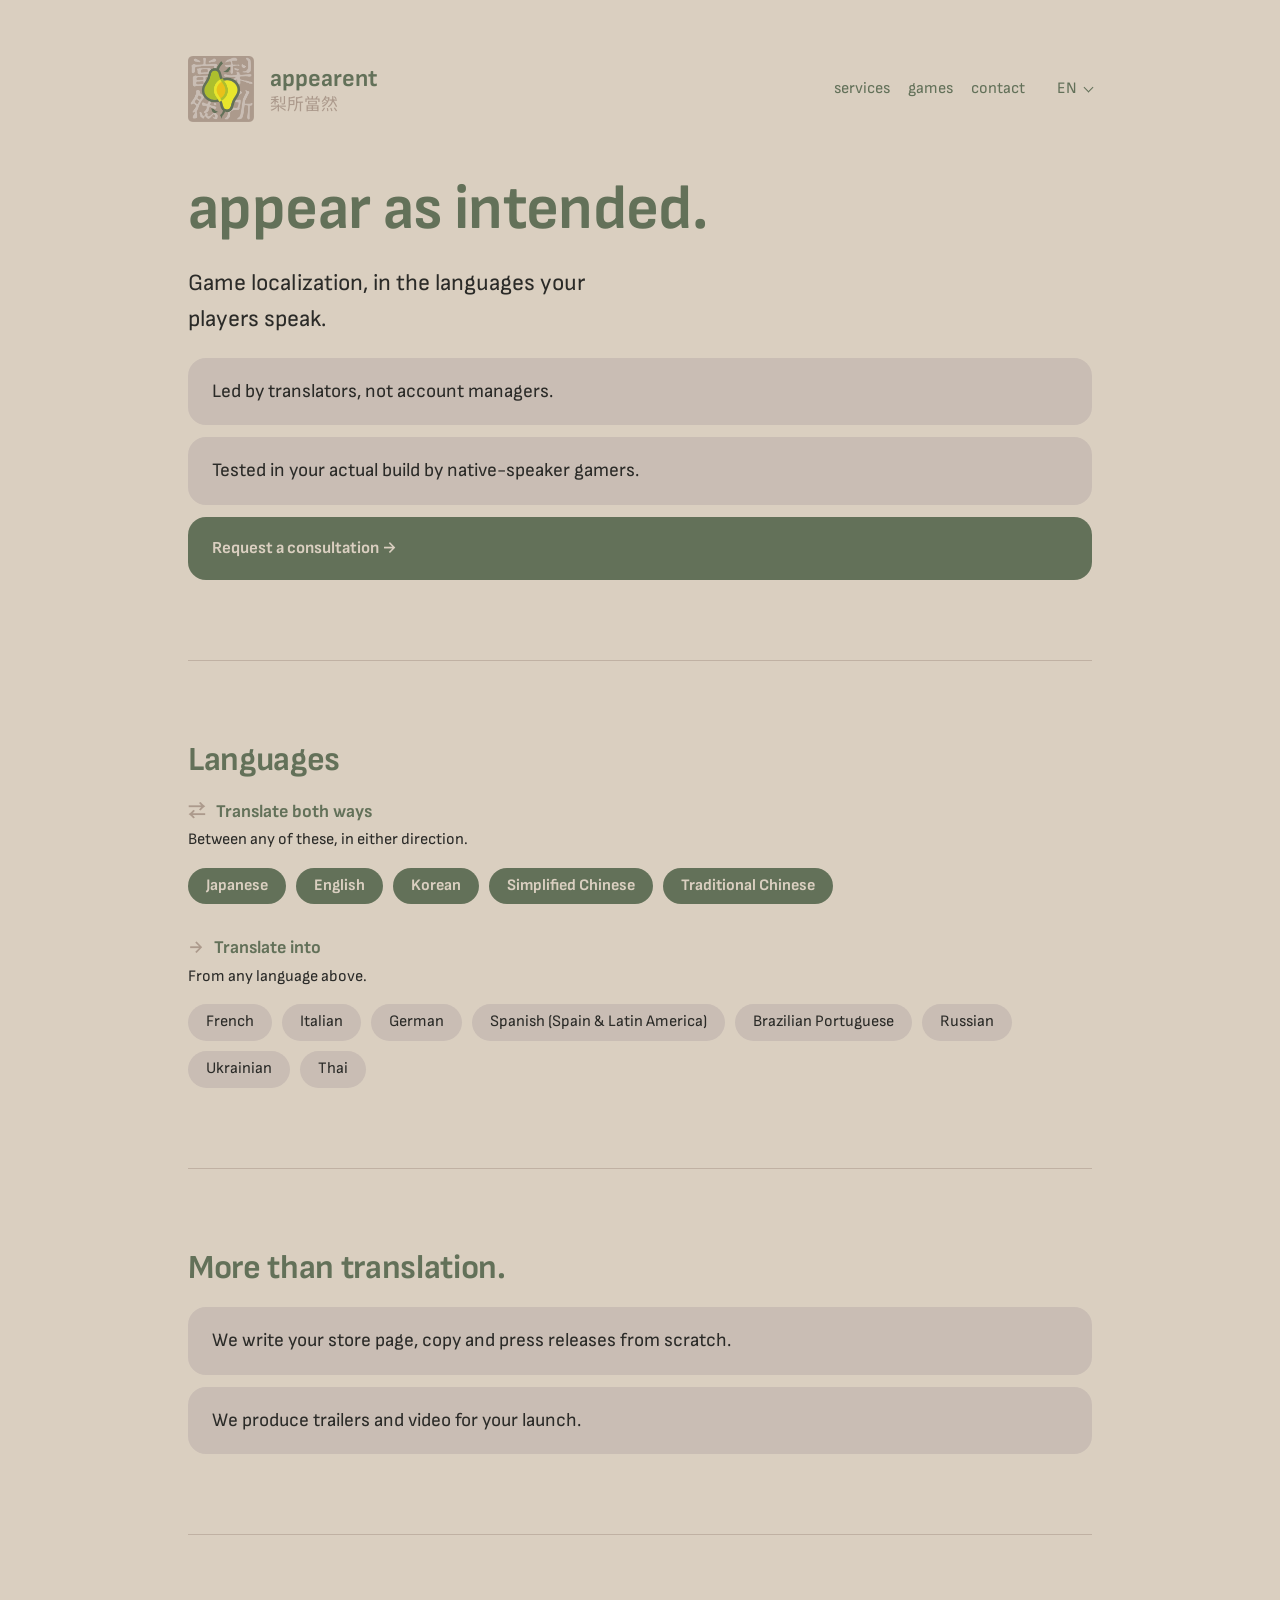
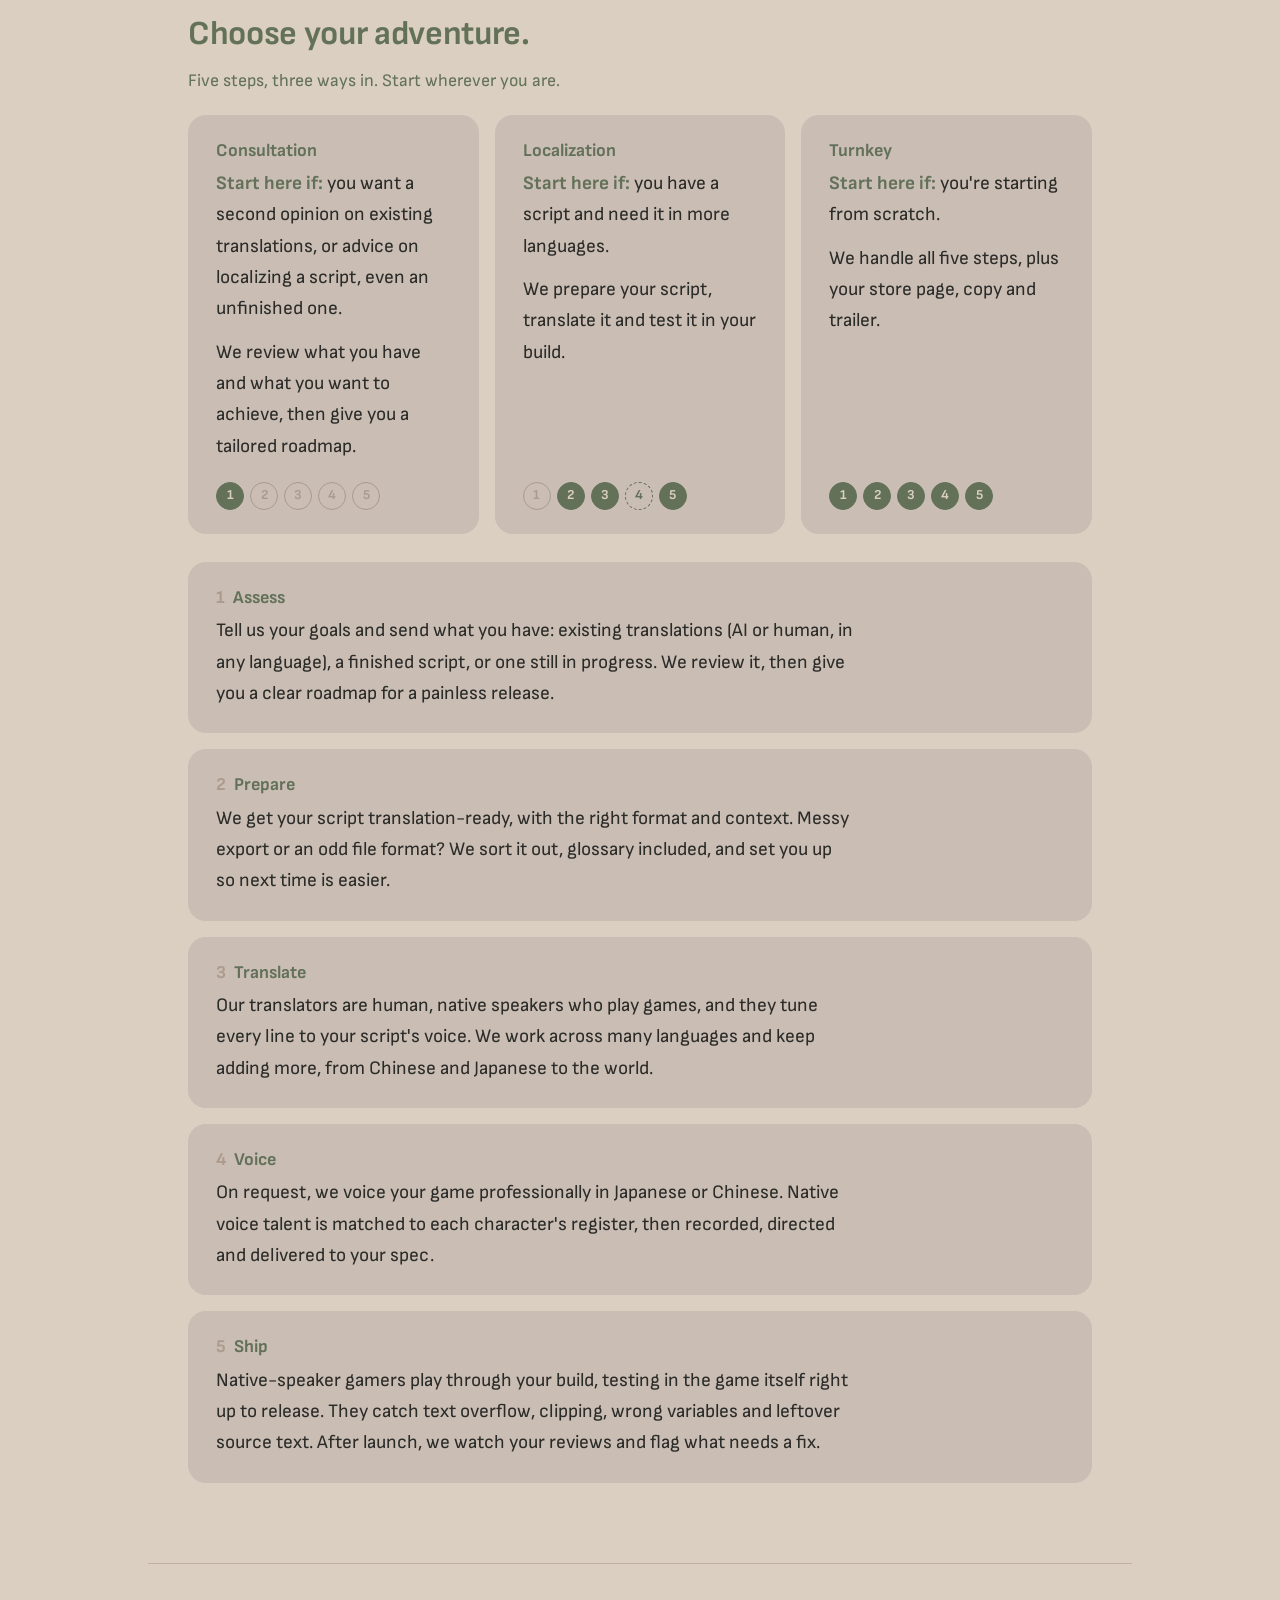
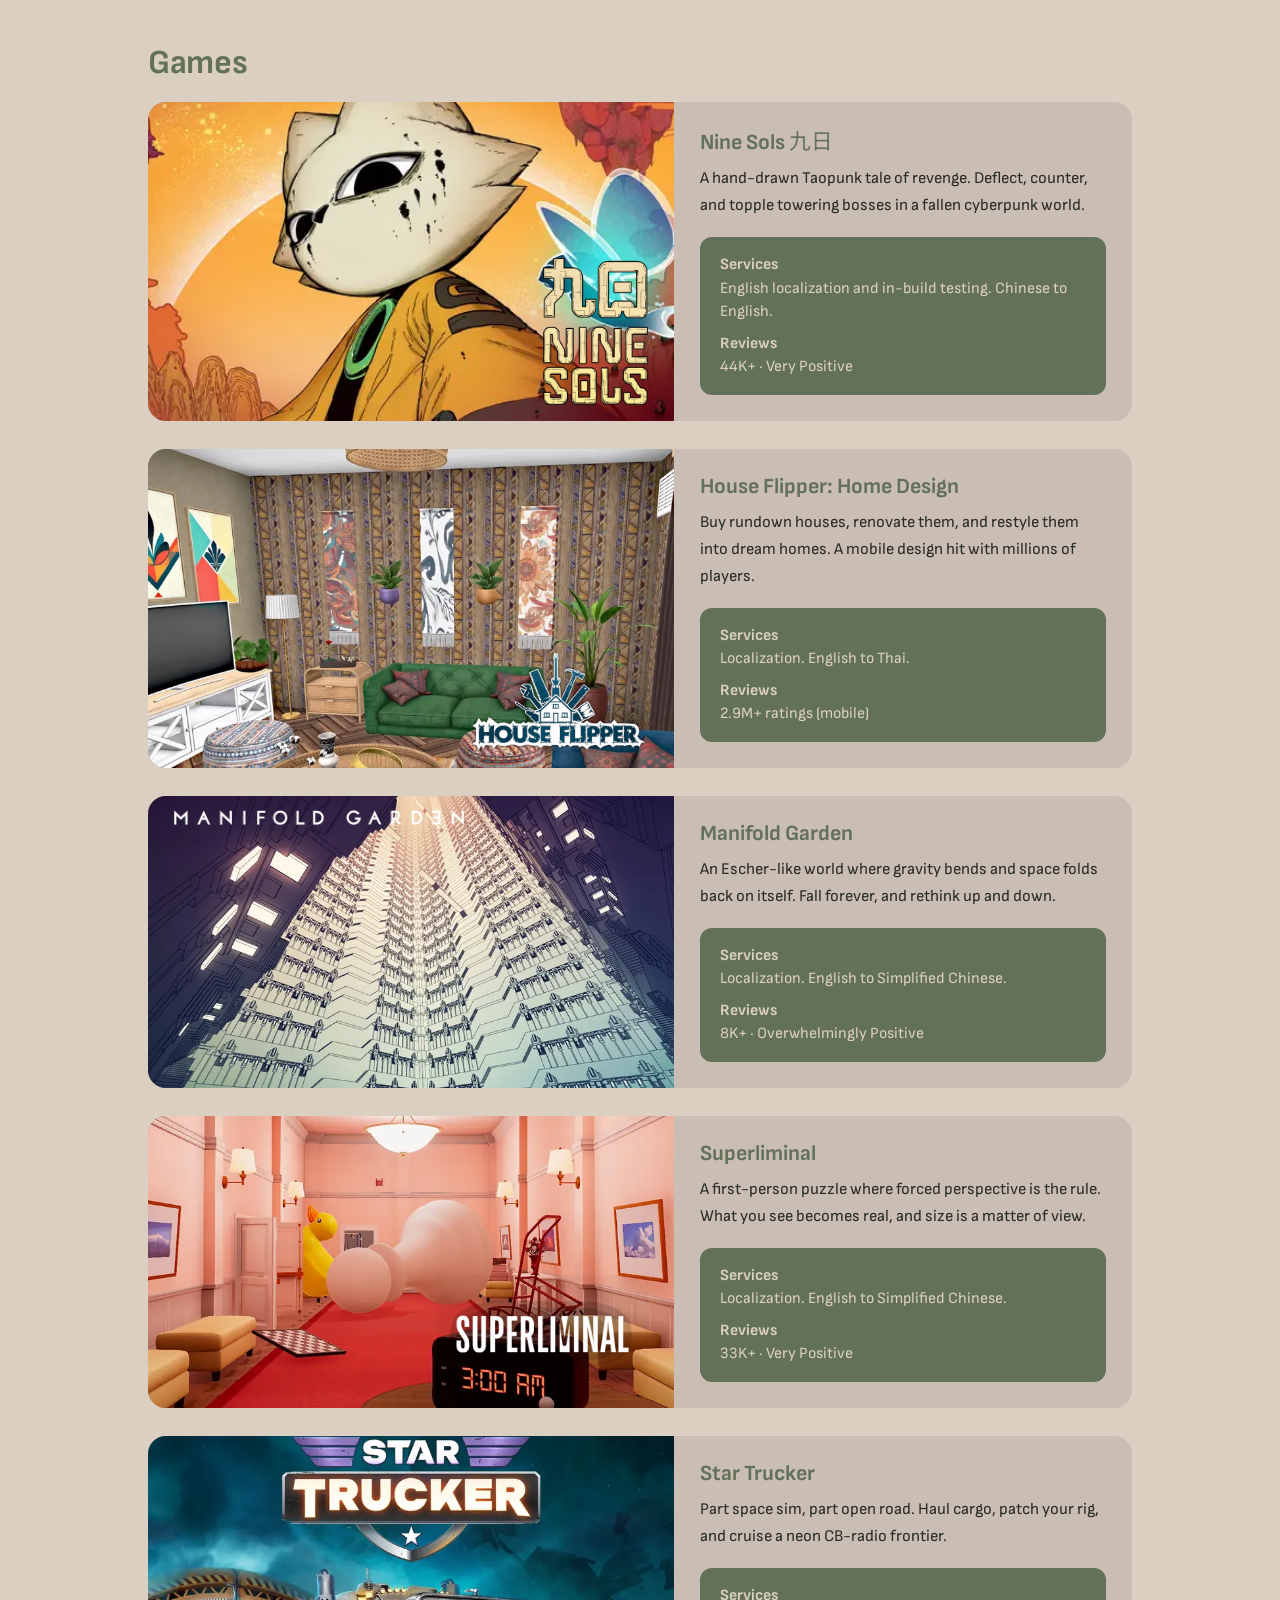
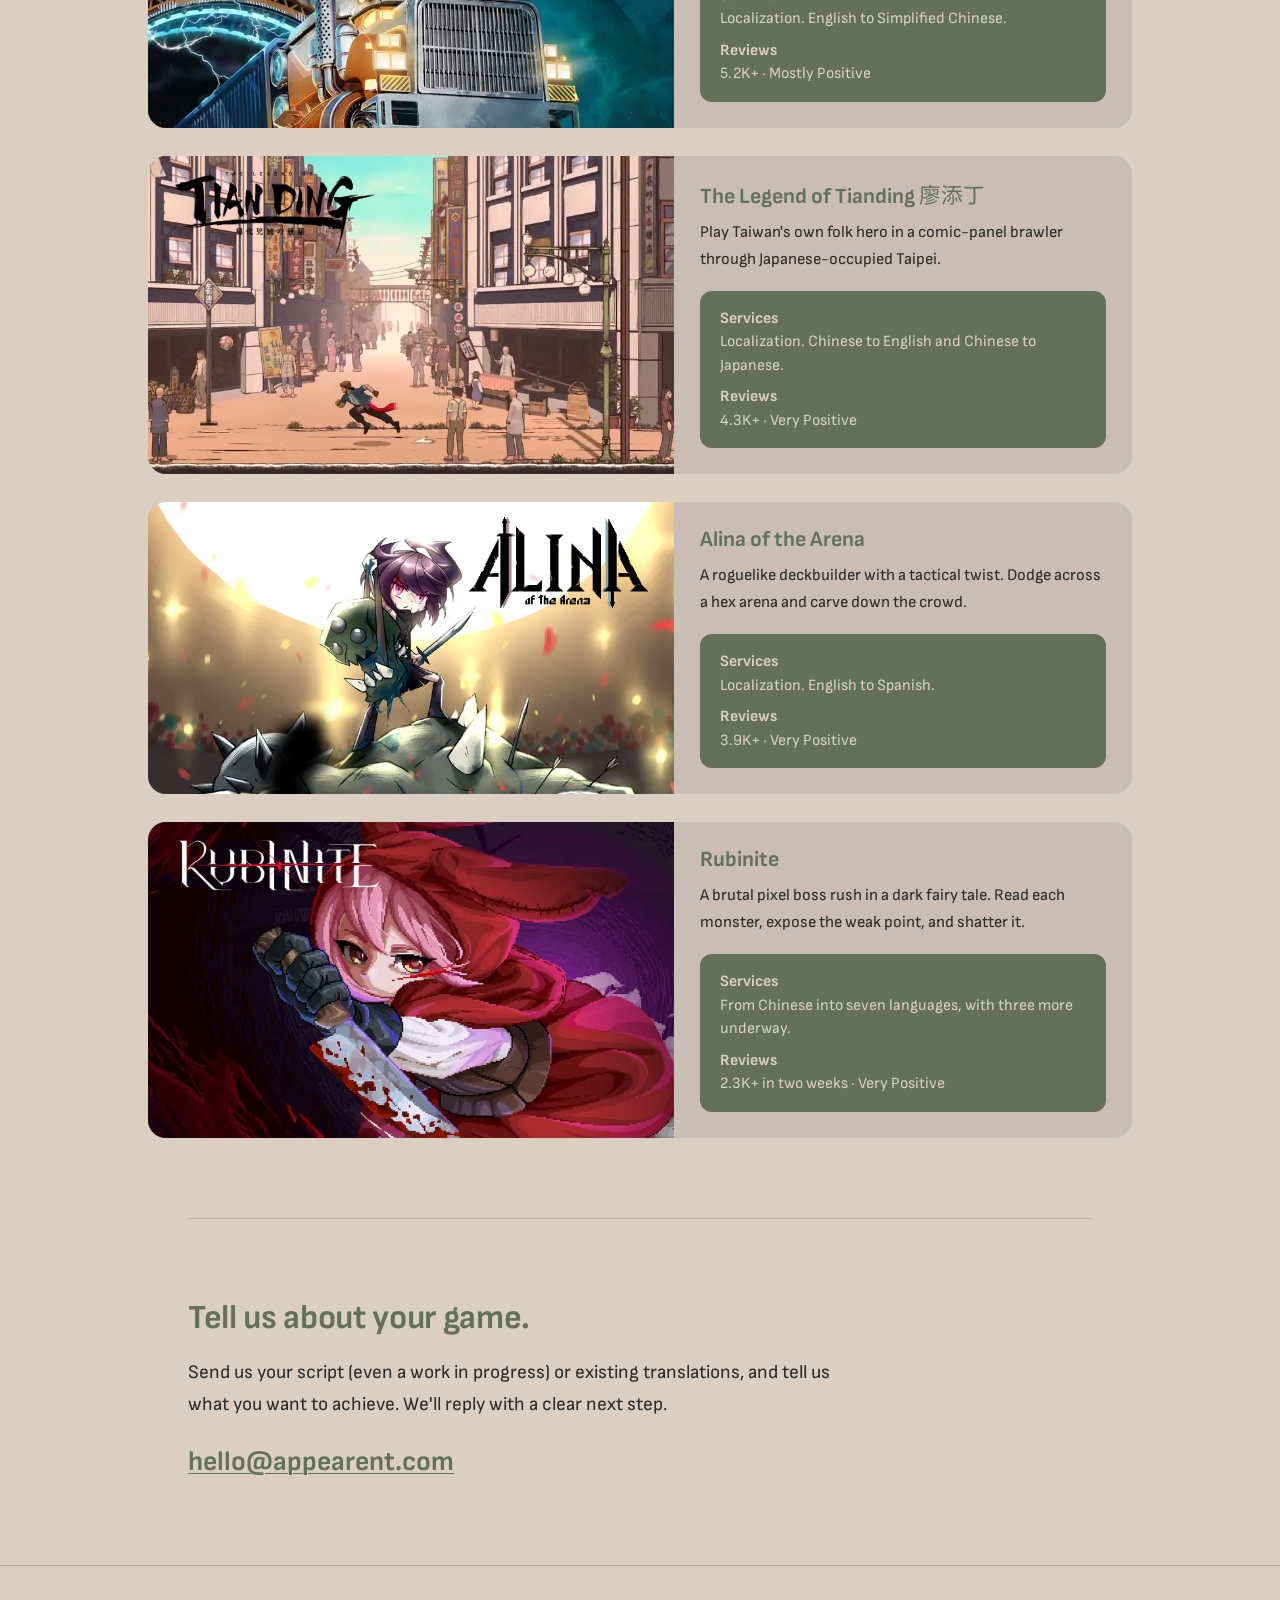
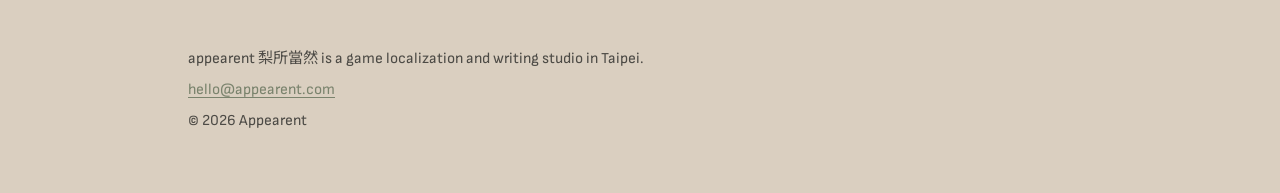
<file: index.html>
<!DOCTYPE html>
<html lang="en">
<head>
<meta charset="utf-8">
<meta name="viewport" content="width=device-width, initial-scale=1">
<title>appearent: appear as intended.</title>
<meta name="description" content="Appearent is a game localization studio in Taipei. Human translators in the languages your players speak, plus store pages, marketing copy, press releases and trailers.">
<link rel="canonical" href="https://appearent.com/">
<link rel="alternate" hreflang="en" href="https://appearent.com/">
<link rel="alternate" hreflang="zh-Hant" href="https://appearent.com/zh-hant/">
<link rel="alternate" hreflang="zh-Hans" href="https://appearent.com/zh-hans/">
<link rel="alternate" hreflang="ja" href="https://appearent.com/ja/">
<link rel="alternate" hreflang="x-default" href="https://appearent.com/">
<meta property="og:type" content="website">
<meta property="og:url" content="https://appearent.com/">
<meta property="og:title" content="appearent: appear as intended.">
<meta property="og:description" content="Human translators in the languages your players speak. We also write the store page, copy and trailer.">
<meta property="og:image" content="https://appearent.com/assets/og.png">
<meta name="twitter:card" content="summary_large_image">
<link rel="icon" href="assets/seal-128.png" type="image/png">
<link rel="apple-touch-icon" href="assets/seal-256.png">
<link rel="preconnect" href="https://fonts.googleapis.com">
<link rel="preconnect" href="https://fonts.gstatic.com" crossorigin>
<link href="https://fonts.googleapis.com/css2?family=Sofia+Sans:wght@400;700&family=Noto+Sans+TC:wght@400;700&display=swap" rel="stylesheet">
<link rel="stylesheet" href="style.css">
<script src="site.js" defer></script>
</head>
<body>

<header>
  <div class="wrap">
    <div class="mark">
      <img src="assets/seal-256.png" alt="Appearent seal" width="256" height="256">
      <div class="wordmark">appearent<span class="han">梨所當然</span></div>
    </div>
    <div class="header-right">
      <nav aria-label="Sections">
        <a href="#services">services</a>
        <a href="#games">games</a>
        <a href="#contact">contact</a>
      </nav>
      <nav class="lang-switch" aria-label="Language">
        <details>
          <summary><span class="sr">Language: </span>EN</summary>
          <ul>
            <li><a href="./" lang="en" hreflang="en" aria-current="page">English</a></li>
            <li><a href="zh-hant/" lang="zh-Hant" hreflang="zh-Hant">繁體中文</a></li>
            <li><a href="zh-hans/" lang="zh-Hans" hreflang="zh-Hans">简体中文</a></li>
            <li><a href="ja/" lang="ja" hreflang="ja">日本語</a></li>
          </ul>
        </details>
      </nav>
    </div>
  </div>
</header>

<main>

  <section class="hero">
    <div class="wrap">
      <h1>appear as intended.</h1>
      <p class="lede">Game localization, in the languages your players speak.</p>
      <ul class="points">
        <li>Led by translators, not account managers.</li>
        <li>Tested in your actual build by native-speaker gamers.</li>
      </ul>
      <a class="cta" href="mailto:hello@appearent.com?subject=Consultation">Request a consultation <span aria-hidden="true">→</span></a>
    </div>
  </section>

  <section id="languages">
    <div class="wrap">
      <hr>
      <h2>Languages</h2>
      <div class="langs">
        <div class="lang-group">
          <h3><span aria-hidden="true">⇄</span> Translate both ways</h3>
          <p class="note">Between any of these, in either direction.</p>
          <ul class="chips core">
            <li>Japanese</li>
            <li>English</li>
            <li>Korean</li>
            <li>Simplified Chinese</li>
            <li>Traditional Chinese</li>
          </ul>
        </div>
        <div class="lang-group">
          <h3><span aria-hidden="true">→</span> Translate into</h3>
          <p class="note">From any language above.</p>
          <ul class="chips">
            <li>French</li>
            <li>Italian</li>
            <li>German</li>
            <li>Spanish (Spain &amp; Latin America)</li>
            <li>Brazilian Portuguese</li>
            <li>Russian</li>
            <li>Ukrainian</li>
            <li>Thai</li>
          </ul>
        </div>
      </div>
    </div>
  </section>

  <section id="writing">
    <div class="wrap">
      <hr>
      <h2>More than translation.</h2>
      <ul class="points">
        <li>We write your store page, copy and press releases from scratch.</li>
        <li>We produce trailers and video for your launch.</li>
      </ul>
    </div>
  </section>

  <section id="services">
    <div class="wrap">
      <hr>
      <h2>Choose your adventure.</h2>
      <p class="sub">Five steps, three ways in. Start wherever you are.</p>
      <div class="cards three">
        <div class="card path">
          <h3>Consultation</h3>
          <p class="start"><b>Start here if:</b> you want a second opinion on existing translations, or advice on localizing a script, even an unfinished one.</p>
          <p>We review what you have and what you want to achieve, then give you a tailored roadmap.</p>
          <ol class="stages" aria-hidden="true"><li class="on">1</li><li>2</li><li>3</li><li>4</li><li>5</li></ol>
          <span class="sr">Covers step 1.</span>
        </div>
        <div class="card path">
          <h3>Localization</h3>
          <p class="start"><b>Start here if:</b> you have a script and need it in more languages.</p>
          <p>We prepare your script, translate it and test it in your build.</p>
          <ol class="stages" aria-hidden="true"><li>1</li><li class="on">2</li><li class="on">3</li><li class="opt">4</li><li class="on">5</li></ol>
          <span class="sr">Covers steps 2, 3 and 5, and step 4 on request.</span>
        </div>
        <div class="card path">
          <h3>Turnkey</h3>
          <p class="start"><b>Start here if:</b> you're starting from scratch.</p>
          <p>We handle all five steps, plus your store page, copy and trailer.</p>
          <ol class="stages" aria-hidden="true"><li class="on">1</li><li class="on">2</li><li class="on">3</li><li class="on">4</li><li class="on">5</li></ol>
          <span class="sr">Covers steps 1 to 5.</span>
        </div>
      </div>
      <div class="cards steps">
        <div class="card">
          <h3><span class="step">1</span>Assess</h3>
          <p>Tell us your goals and send what you have: existing translations (AI or human, in any language), a finished script, or one still in progress. We review it, then give you a clear roadmap for a painless release.</p>
        </div>
        <div class="card">
          <h3><span class="step">2</span>Prepare</h3>
          <p>We get your script translation-ready, with the right format and context. Messy export or an odd file format? We sort it out, glossary included, and set you up so next time is easier.</p>
        </div>
        <div class="card">
          <h3><span class="step">3</span>Translate</h3>
          <p>Our translators are human, native speakers who play games, and they tune every line to your script's voice. We work across many languages and keep adding more, from Chinese and Japanese to the world.</p>
        </div>
        <div class="card">
          <h3><span class="step">4</span>Voice</h3>
          <p>On request, we voice your game professionally in Japanese or Chinese. Native voice talent is matched to each character's register, then recorded, directed and delivered to your spec.</p>
        </div>
        <div class="card">
          <h3><span class="step">5</span>Ship</h3>
          <p>Native-speaker gamers play through your build, testing in the game itself right up to release. They catch text overflow, clipping, wrong variables and leftover source text. After launch, we watch your reviews and flag what needs a fix.</p>
        </div>
      </div>
    </div>
  </section>

  <section id="games">
    <div class="wrap wide">
      <hr>
      <h2>Games</h2>
      <div class="games">

        <article class="game">
          <div class="art">
            <picture><source type="image/webp" srcset="assets/games/nine-sols-art-480.webp 480w, assets/games/nine-sols-art-800.webp 800w, assets/games/nine-sols-art-1100.webp 1100w" sizes="(min-width:1040px) 526px, (min-width:720px) 51vw, calc(100vw - 56px)"><img src="assets/games/nine-sols-art.jpg" alt="Nine Sols key art" width="800" height="600" loading="lazy" decoding="async"></picture>
            <img class="logo br" src="assets/games/nine-sols-logo.png" alt="" width="280" height="390" style="--lw:20%" loading="lazy" decoding="async">
          </div>
          <div class="info">
            <h3>Nine Sols <span class="han">九日</span></h3>
            <p>A hand-drawn Taopunk tale of revenge. Deflect, counter, and topple towering bosses in a fallen cyberpunk world.</p>
            <dl class="record">
              <dt>Services</dt><dd>English localization and in-build testing. Chinese to English.</dd>
              <dt>Reviews</dt><dd>44K+ · Very Positive</dd>
            </dl>
          </div>
        </article>

        <article class="game">
          <div class="art">
            <picture><source type="image/webp" srcset="assets/games/house-flipper-home-design-art-480.webp 480w, assets/games/house-flipper-home-design-art-800.webp 800w, assets/games/house-flipper-home-design-art-1100.webp 1100w" sizes="(min-width:1040px) 526px, (min-width:720px) 51vw, calc(100vw - 56px)"><img src="assets/games/house-flipper-home-design-art.jpg" alt="House Flipper: Home Design screenshot" width="800" height="600" loading="lazy" decoding="async"></picture>
            <img class="logo br" src="assets/games/house-flipper-home-design-logo.png" alt="" width="460" height="259" loading="lazy" decoding="async">
          </div>
          <div class="info">
            <h3>House Flipper: Home Design</h3>
            <p>Buy rundown houses, renovate them, and restyle them into dream homes. A mobile design hit with millions of players.</p>
            <dl class="record">
              <dt>Services</dt><dd>Localization. English to Thai.</dd>
              <dt>Reviews</dt><dd>2.9M+ ratings (mobile)</dd>
            </dl>
          </div>
        </article>

        <article class="game">
          <div class="art">
            <picture><source type="image/webp" srcset="assets/games/manifold-garden-art-480.webp 480w, assets/games/manifold-garden-art-800.webp 800w, assets/games/manifold-garden-art-936.webp 936w" sizes="(min-width:1040px) 526px, (min-width:720px) 51vw, calc(100vw - 56px)"><img src="assets/games/manifold-garden-art.jpg" alt="Manifold Garden screenshot" width="800" height="600" loading="lazy" decoding="async"></picture>
            <img class="logo tl" src="assets/games/manifold-garden-logo.png" alt="" width="600" height="31" style="--lw:55%" loading="lazy" decoding="async">
          </div>
          <div class="info">
            <h3>Manifold Garden</h3>
            <p>An Escher-like world where gravity bends and space folds back on itself. Fall forever, and rethink up and down.</p>
            <dl class="record">
              <dt>Services</dt><dd>Localization. English to Simplified Chinese.</dd>
              <dt>Reviews</dt><dd>8K+ · Overwhelmingly Positive</dd>
            </dl>
          </div>
        </article>

        <article class="game">
          <div class="art">
            <picture><source type="image/webp" srcset="assets/games/superliminal-art-480.webp 480w, assets/games/superliminal-art-800.webp 800w, assets/games/superliminal-art-1100.webp 1100w" sizes="(min-width:1040px) 526px, (min-width:720px) 51vw, calc(100vw - 56px)"><img src="assets/games/superliminal-art.jpg" alt="Superliminal key art" width="800" height="600" loading="lazy" decoding="async"></picture>
            <img class="logo br" src="assets/games/superliminal-logo.png" alt="" width="540" height="304" style="--lw:40%" loading="lazy" decoding="async">
          </div>
          <div class="info">
            <h3>Superliminal</h3>
            <p>A first-person puzzle where forced perspective is the rule. What you see becomes real, and size is a matter of view.</p>
            <dl class="record">
              <dt>Services</dt><dd>Localization. English to Simplified Chinese.</dd>
              <dt>Reviews</dt><dd>33K+ · Very Positive</dd>
            </dl>
          </div>
        </article>

        <article class="game">
          <div class="art">
            <picture><source type="image/webp" srcset="assets/games/star-trucker-art-480.webp 480w, assets/games/star-trucker-art-800.webp 800w, assets/games/star-trucker-art-1100.webp 1100w" sizes="(min-width:1040px) 526px, (min-width:720px) 51vw, calc(100vw - 56px)"><img src="assets/games/star-trucker-art.jpg" alt="Star Trucker key art" width="800" height="600" loading="lazy" decoding="async"></picture>
          </div>
          <div class="info">
            <h3>Star Trucker</h3>
            <p>Part space sim, part open road. Haul cargo, patch your rig, and cruise a neon CB-radio frontier.</p>
            <dl class="record">
              <dt>Services</dt><dd>Localization. English to Simplified Chinese.</dd>
              <dt>Reviews</dt><dd>5.2K+ · Mostly Positive</dd>
            </dl>
          </div>
        </article>

        <article class="game">
          <div class="art">
            <picture><source type="image/webp" srcset="assets/games/legend-of-tianding-art-480.webp 480w, assets/games/legend-of-tianding-art-800.webp 800w, assets/games/legend-of-tianding-art-1100.webp 1100w" sizes="(min-width:1040px) 526px, (min-width:720px) 51vw, calc(100vw - 56px)"><img src="assets/games/legend-of-tianding-art.jpg" alt="The Legend of Tianding screenshot" width="800" height="600" loading="lazy" decoding="async"></picture>
            <img class="logo tl" src="assets/games/legend-of-tianding-logo.png" alt="" width="510" height="209" style="--lw:38%" loading="lazy" decoding="async">
          </div>
          <div class="info">
            <h3>The Legend of Tianding <span class="han">廖添丁</span></h3>
            <p>Play Taiwan's own folk hero in a comic-panel brawler through Japanese-occupied Taipei.</p>
            <dl class="record">
              <dt>Services</dt><dd>Localization. Chinese to English and Chinese to Japanese.</dd>
              <dt>Reviews</dt><dd>4.3K+ · Very Positive</dd>
            </dl>
          </div>
        </article>

        <article class="game">
          <div class="art">
            <picture><source type="image/webp" srcset="assets/games/alina-of-the-arena-art-480.webp 480w, assets/games/alina-of-the-arena-art-800.webp 800w, assets/games/alina-of-the-arena-art-1100.webp 1100w" sizes="(min-width:1040px) 526px, (min-width:720px) 51vw, calc(100vw - 56px)"><img src="assets/games/alina-of-the-arena-art.jpg" alt="Alina of the Arena key art" width="800" height="600" loading="lazy" decoding="async"></picture>
            <img class="logo tr" src="assets/games/alina-of-the-arena-logo.png" alt="" width="194" height="99" style="--lw:34%" loading="lazy" decoding="async">
          </div>
          <div class="info">
            <h3>Alina of the Arena</h3>
            <p>A roguelike deckbuilder with a tactical twist. Dodge across a hex arena and carve down the crowd.</p>
            <dl class="record">
              <dt>Services</dt><dd>Localization. English to Spanish.</dd>
              <dt>Reviews</dt><dd>3.9K+ · Very Positive</dd>
            </dl>
          </div>
        </article>

        <article class="game">
          <div class="art">
            <picture><source type="image/webp" srcset="assets/games/rubinite-art-480.webp 480w, assets/games/rubinite-art-800.webp 800w, assets/games/rubinite-art-1100.webp 1100w" sizes="(min-width:1040px) 526px, (min-width:720px) 51vw, calc(100vw - 56px)"><img src="assets/games/rubinite-art.jpg" alt="Rubinite key art" width="800" height="600" loading="lazy" decoding="async"></picture>
            <img class="logo tl" src="assets/games/rubinite-logo.png" alt="" width="540" height="143" style="--lw:40%" loading="lazy" decoding="async">
          </div>
          <div class="info">
            <h3>Rubinite</h3>
            <p>A brutal pixel boss rush in a dark fairy tale. Read each monster, expose the weak point, and shatter it.</p>
            <dl class="record">
              <dt>Services</dt><dd>From Chinese into seven languages, with three more underway.</dd>
              <dt>Reviews</dt><dd>2.3K+ in two weeks · Very Positive</dd>
            </dl>
          </div>
        </article>

      </div>
    </div>
  </section>

  <section id="contact">
    <div class="wrap">
      <hr>
      <h2>Tell us about your game.</h2>
      <p>Send us your script (even a work in progress) or existing translations, and tell us what you want to achieve. We'll reply with a clear next step.</p>
      <p><a class="mailto" href="mailto:hello@appearent.com?subject=Consultation">hello@appearent.com</a></p>
    </div>
  </section>

</main>

<footer>
  <div class="wrap">
    <p>appearent 梨所當然 is a game localization and writing studio in Taipei.</p>
    <p><a href="mailto:hello@appearent.com?subject=Consultation">hello@appearent.com</a></p>
    <p>© 2026 Appearent</p>
  </div>
</footer>

</body>
</html>
</file>
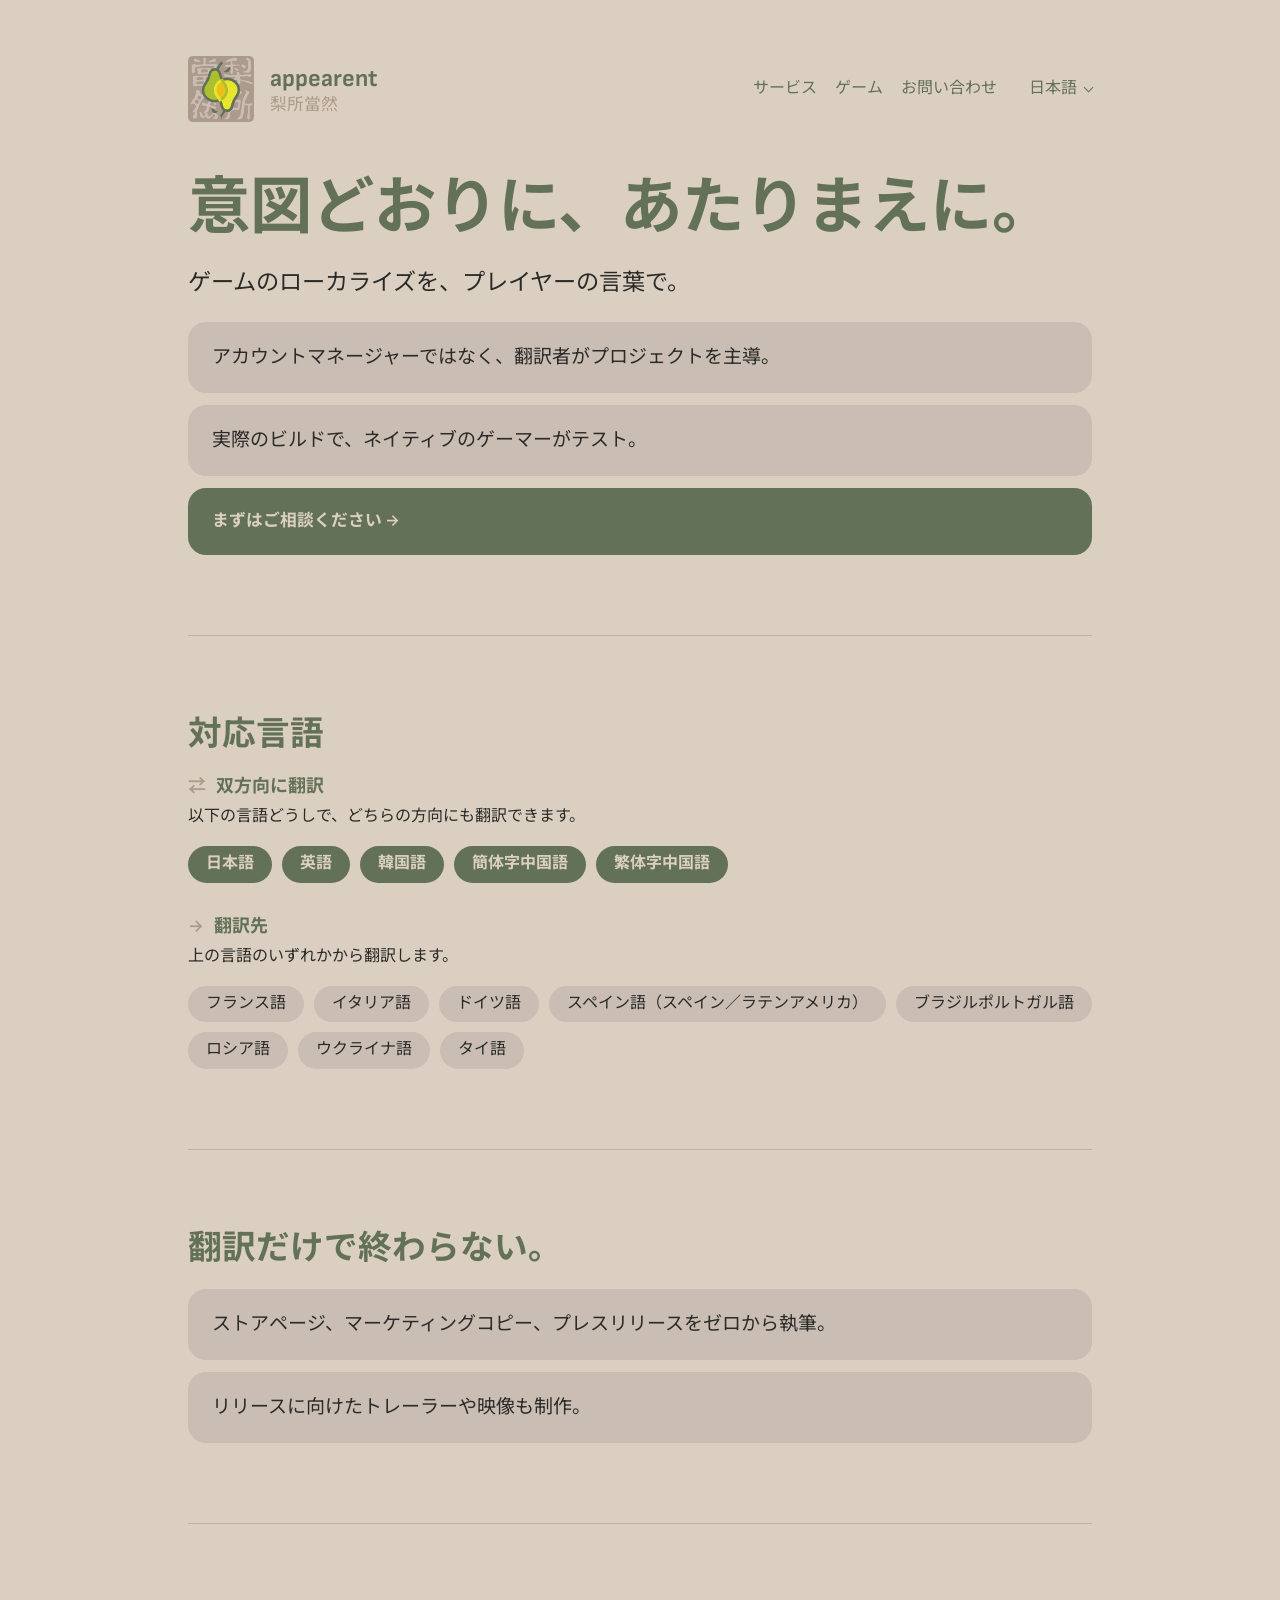
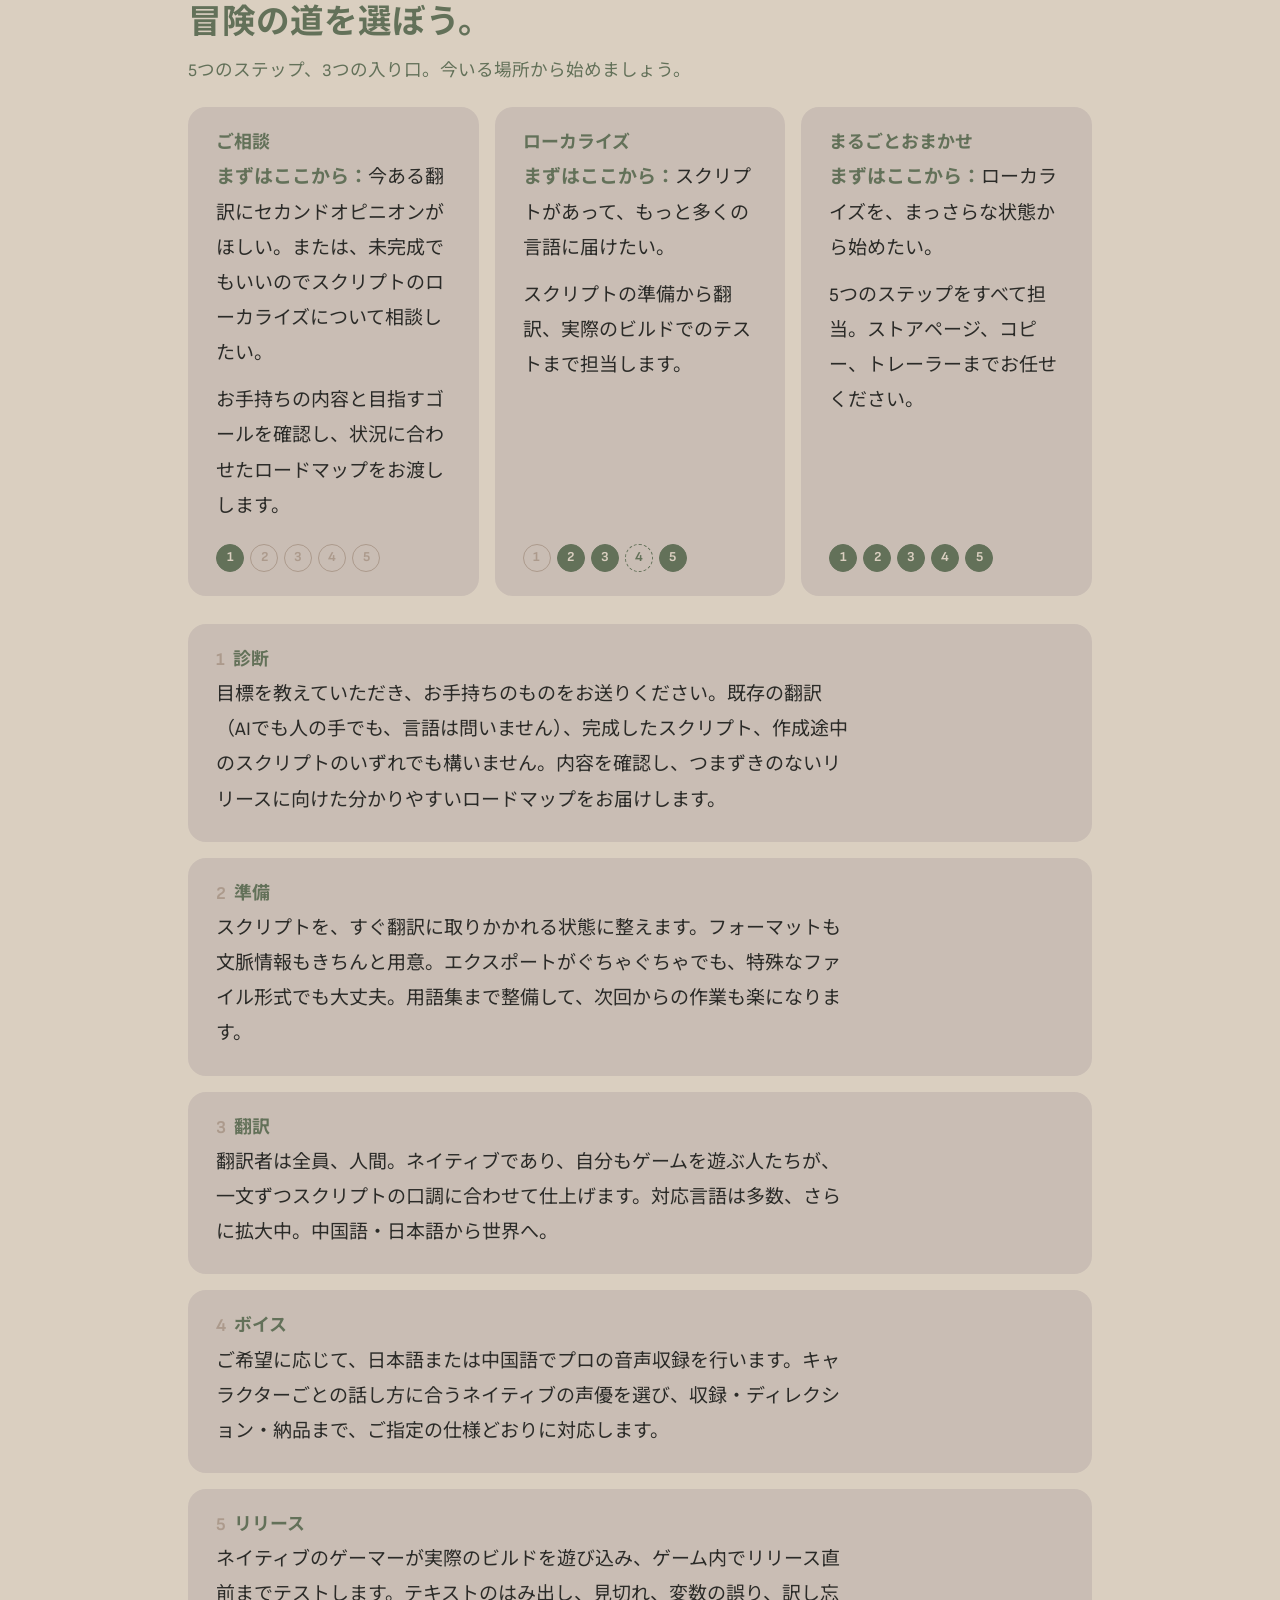
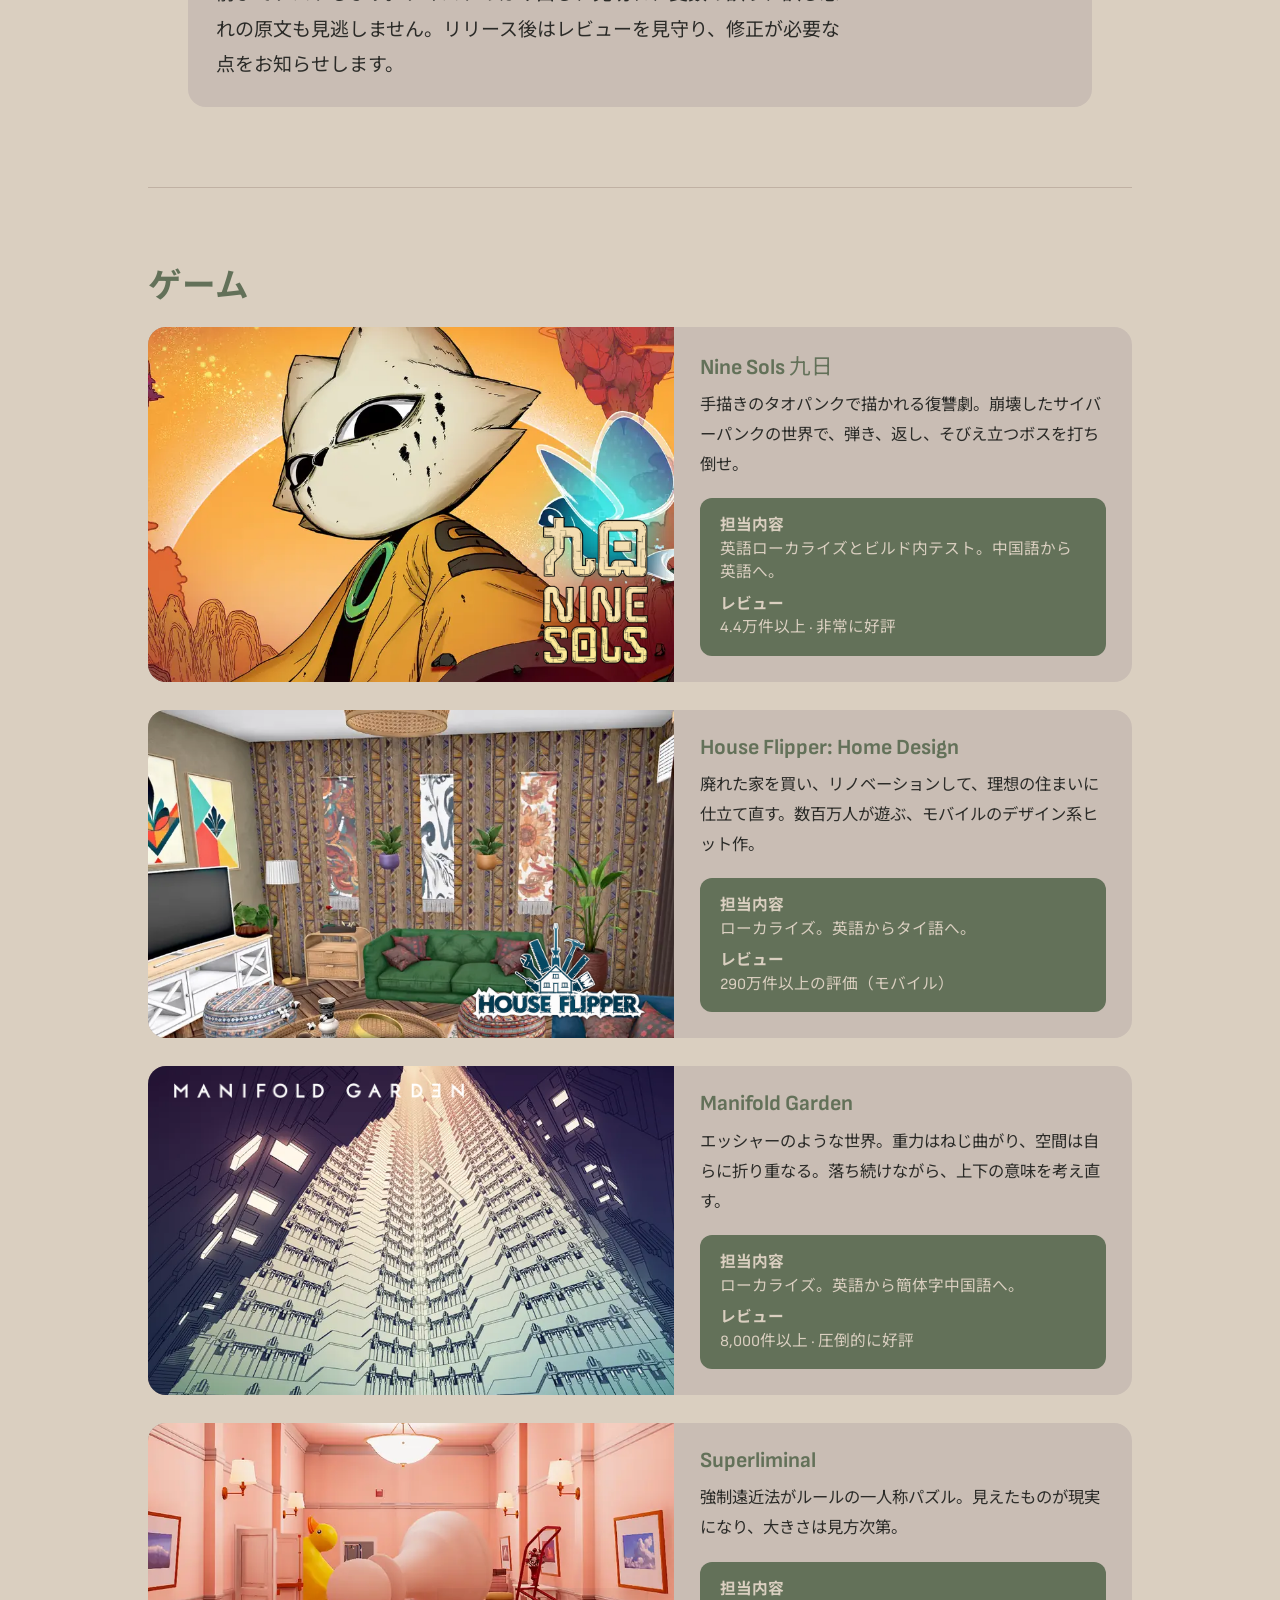
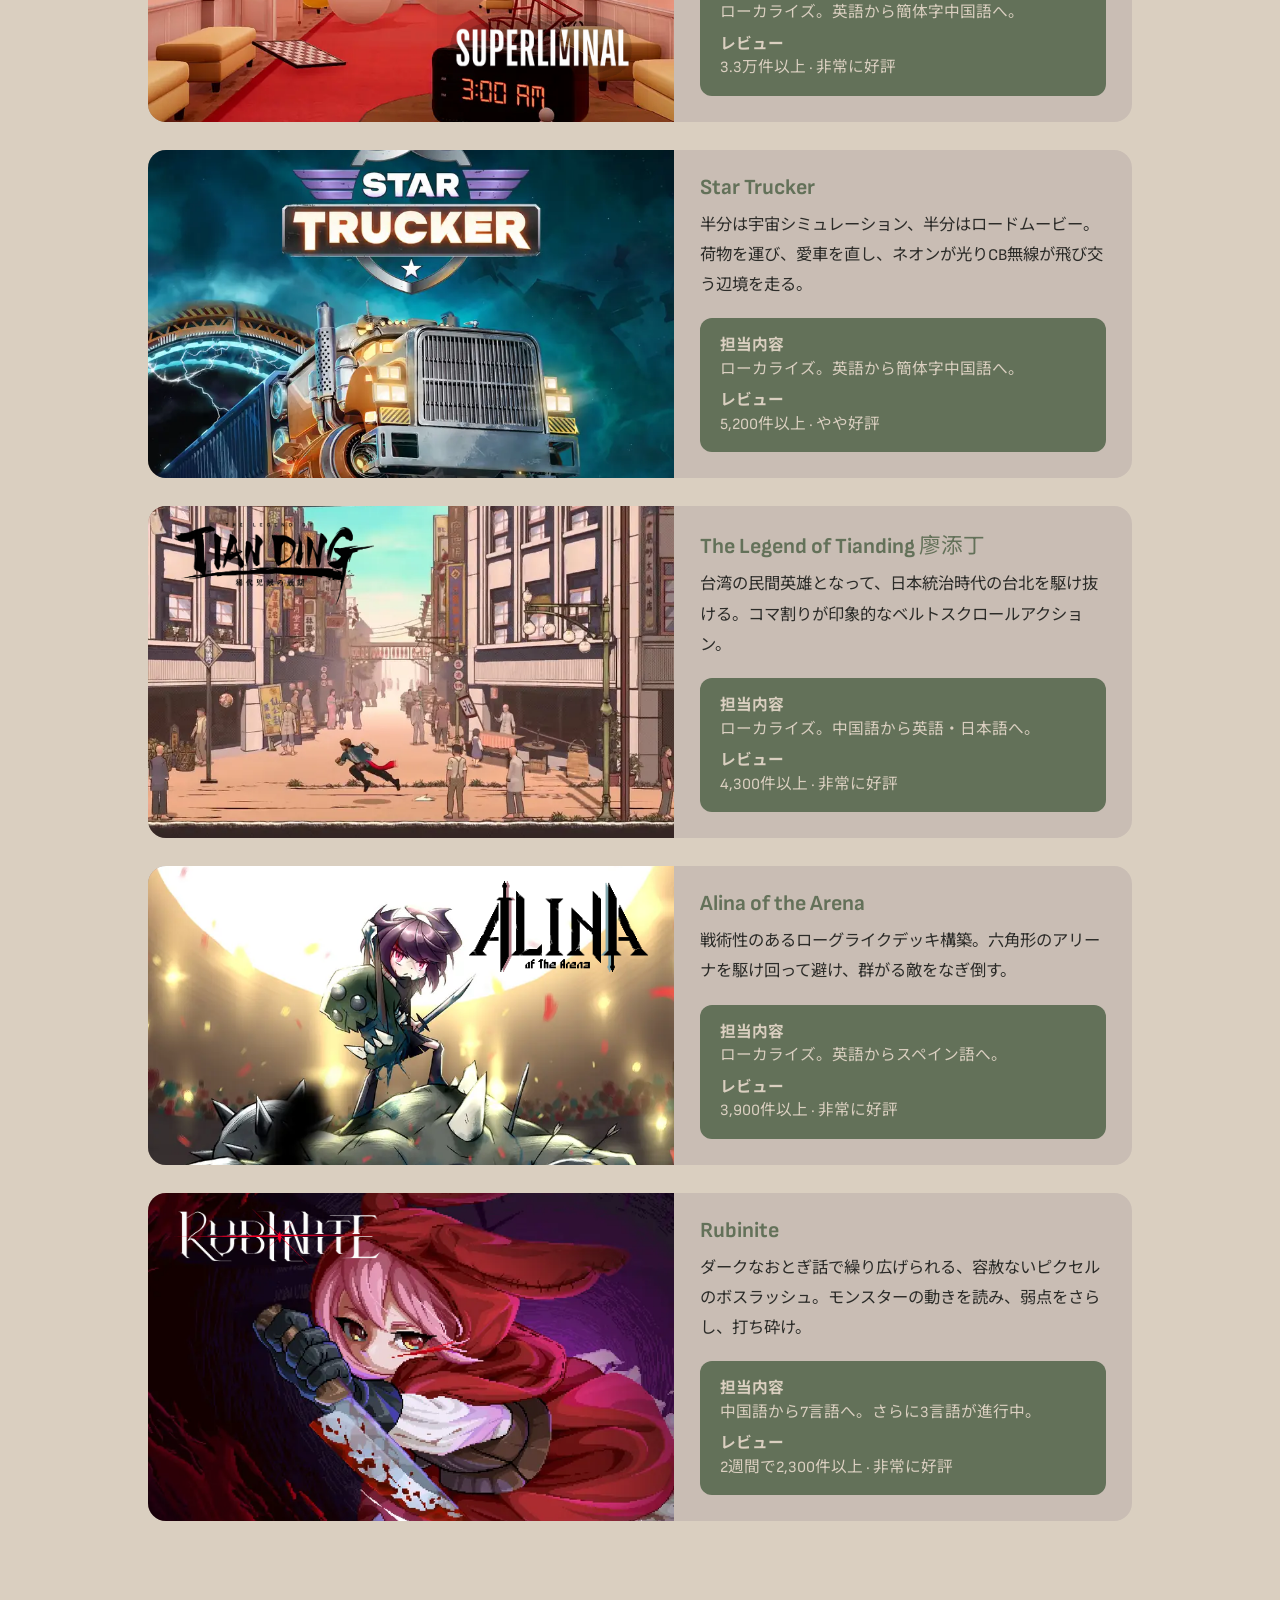
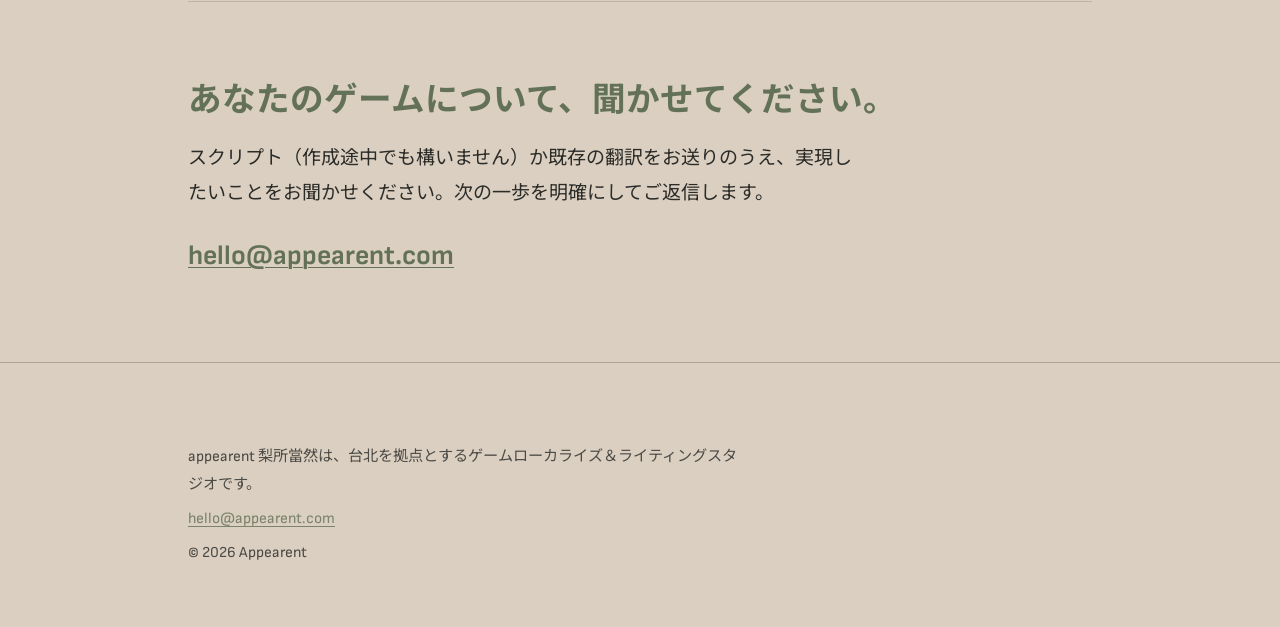
<file: ja/index.html>
<!DOCTYPE html>
<html lang="ja">
<head>
<meta charset="utf-8">
<meta name="viewport" content="width=device-width, initial-scale=1">
<title>appearent 梨所當然：意図どおりに、あたりまえに</title>
<meta name="description" content="Appearent 梨所當然は台北のゲームローカライズスタジオ。プレイヤーの言葉で届ける人間の翻訳者に加えて、ストアページ、マーケティングコピー、プレスリリース、トレーラーも制作します。">
<link rel="canonical" href="https://appearent.com/ja/">
<link rel="alternate" hreflang="en" href="https://appearent.com/">
<link rel="alternate" hreflang="zh-Hant" href="https://appearent.com/zh-hant/">
<link rel="alternate" hreflang="zh-Hans" href="https://appearent.com/zh-hans/">
<link rel="alternate" hreflang="ja" href="https://appearent.com/ja/">
<link rel="alternate" hreflang="x-default" href="https://appearent.com/">
<meta property="og:type" content="website">
<meta property="og:locale" content="ja_JP">
<meta property="og:url" content="https://appearent.com/ja/">
<meta property="og:title" content="appearent 梨所當然：意図どおりに、あたりまえに">
<meta property="og:description" content="プレイヤーの言葉で届ける、人間の翻訳者。ストアページ、コピー、トレーラーも制作します。">
<meta property="og:image" content="https://appearent.com/assets/og.png">
<meta name="twitter:card" content="summary_large_image">
<link rel="icon" href="../assets/seal-128.png" type="image/png">
<link rel="apple-touch-icon" href="../assets/seal-256.png">
<link rel="preconnect" href="https://fonts.googleapis.com">
<link rel="preconnect" href="https://fonts.gstatic.com" crossorigin>
<link href="https://fonts.googleapis.com/css2?family=Sofia+Sans:wght@400;700&family=Noto+Sans+TC:wght@400;700&family=Noto+Sans+JP:wght@400;700&display=swap" rel="stylesheet">
<link rel="stylesheet" href="../style.css">
<script src="../site.js" defer></script>
</head>
<body>

<header>
  <div class="wrap">
    <div class="mark">
      <img src="../assets/seal-256.png" alt="Appearent の印章" width="256" height="256">
      <div class="wordmark">appearent<span class="han">梨所當然</span></div>
    </div>
    <div class="header-right">
      <nav aria-label="セクション">
        <a href="#services">サービス</a>
        <a href="#games">ゲーム</a>
        <a href="#contact">お問い合わせ</a>
      </nav>
      <nav class="lang-switch" aria-label="言語選択">
        <details>
          <summary><span class="sr">言語：</span>日本語</summary>
          <ul>
            <li><a href="../" lang="en" hreflang="en">English</a></li>
            <li><a href="../zh-hant/" lang="zh-Hant" hreflang="zh-Hant">繁體中文</a></li>
            <li><a href="../zh-hans/" lang="zh-Hans" hreflang="zh-Hans">简体中文</a></li>
            <li><a href="./" lang="ja" hreflang="ja" aria-current="page">日本語</a></li>
          </ul>
        </details>
      </nav>
    </div>
  </div>
</header>

<main>

  <section class="hero">
    <div class="wrap">
      <h1>意図どおりに、あたりまえに。</h1>
      <p class="lede">ゲームのローカライズを、プレイヤーの言葉で。</p>
      <ul class="points">
        <li>アカウントマネージャーではなく、翻訳者がプロジェクトを主導。</li>
        <li>実際のビルドで、ネイティブのゲーマーがテスト。</li>
      </ul>
      <a class="cta" href="mailto:hello@appearent.com?subject=%E3%81%94%E7%9B%B8%E8%AB%87">まずはご相談ください <span aria-hidden="true">→</span></a>
    </div>
  </section>

  <section id="languages">
    <div class="wrap">
      <hr>
      <h2>対応言語</h2>
      <div class="langs">
        <div class="lang-group">
          <h3><span aria-hidden="true">⇄</span> 双方向に翻訳</h3>
          <p class="note">以下の言語どうしで、どちらの方向にも翻訳できます。</p>
          <ul class="chips core">
            <li>日本語</li>
            <li>英語</li>
            <li>韓国語</li>
            <li>簡体字中国語</li>
            <li>繁体字中国語</li>
          </ul>
        </div>
        <div class="lang-group">
          <h3><span aria-hidden="true">→</span> 翻訳先</h3>
          <p class="note">上の言語のいずれかから翻訳します。</p>
          <ul class="chips">
            <li>フランス語</li>
            <li>イタリア語</li>
            <li>ドイツ語</li>
            <li>スペイン語（スペイン／ラテンアメリカ）</li>
            <li>ブラジルポルトガル語</li>
            <li>ロシア語</li>
            <li>ウクライナ語</li>
            <li>タイ語</li>
          </ul>
        </div>
      </div>
    </div>
  </section>

  <section id="writing">
    <div class="wrap">
      <hr>
      <h2>翻訳だけで終わらない。</h2>
      <ul class="points">
        <li>ストアページ、マーケティングコピー、プレスリリースをゼロから執筆。</li>
        <li>リリースに向けたトレーラーや映像も制作。</li>
      </ul>
    </div>
  </section>

  <section id="services">
    <div class="wrap">
      <hr>
      <h2>冒険の道を選ぼう。</h2>
      <p class="sub">5つのステップ、3つの入り口。今いる場所から始めましょう。</p>
      <div class="cards three">
        <div class="card path">
          <h3>ご相談</h3>
          <p class="start"><b>まずはここから：</b>今ある翻訳にセカンドオピニオンがほしい。または、未完成でもいいのでスクリプトのローカライズについて相談したい。</p>
          <p>お手持ちの内容と目指すゴールを確認し、状況に合わせたロードマップをお渡しします。</p>
          <ol class="stages" aria-hidden="true"><li class="on">1</li><li>2</li><li>3</li><li>4</li><li>5</li></ol>
          <span class="sr">ステップ1に対応。</span>
        </div>
        <div class="card path">
          <h3>ローカライズ</h3>
          <p class="start"><b>まずはここから：</b>スクリプトがあって、もっと多くの言語に届けたい。</p>
          <p>スクリプトの準備から翻訳、実際のビルドでのテストまで担当します。</p>
          <ol class="stages" aria-hidden="true"><li>1</li><li class="on">2</li><li class="on">3</li><li class="opt">4</li><li class="on">5</li></ol>
          <span class="sr">ステップ2、3、5に対応。ステップ4はご希望に応じて。</span>
        </div>
        <div class="card path">
          <h3>まるごとおまかせ</h3>
          <p class="start"><b>まずはここから：</b>ローカライズを、まっさらな状態から始めたい。</p>
          <p>5つのステップをすべて担当。ストアページ、コピー、トレーラーまでお任せください。</p>
          <ol class="stages" aria-hidden="true"><li class="on">1</li><li class="on">2</li><li class="on">3</li><li class="on">4</li><li class="on">5</li></ol>
          <span class="sr">ステップ1〜5すべてに対応。</span>
        </div>
      </div>
      <div class="cards steps">
        <div class="card">
          <h3><span class="step">1</span>診断</h3>
          <p>目標を教えていただき、お手持ちのものをお送りください。既存の翻訳（AIでも人の手でも、言語は問いません）、完成したスクリプト、作成途中のスクリプトのいずれでも構いません。内容を確認し、つまずきのないリリースに向けた分かりやすいロードマップをお届けします。</p>
        </div>
        <div class="card">
          <h3><span class="step">2</span>準備</h3>
          <p>スクリプトを、すぐ翻訳に取りかかれる状態に整えます。フォーマットも文脈情報もきちんと用意。エクスポートがぐちゃぐちゃでも、特殊なファイル形式でも大丈夫。用語集まで整備して、次回からの作業も楽になります。</p>
        </div>
        <div class="card">
          <h3><span class="step">3</span>翻訳</h3>
          <p>翻訳者は全員、人間。ネイティブであり、自分もゲームを遊ぶ人たちが、一文ずつスクリプトの口調に合わせて仕上げます。対応言語は多数、さらに拡大中。中国語・日本語から世界へ。</p>
        </div>
        <div class="card">
          <h3><span class="step">4</span>ボイス</h3>
          <p>ご希望に応じて、日本語または中国語でプロの音声収録を行います。キャラクターごとの話し方に合うネイティブの声優を選び、収録・ディレクション・納品まで、ご指定の仕様どおりに対応します。</p>
        </div>
        <div class="card">
          <h3><span class="step">5</span>リリース</h3>
          <p>ネイティブのゲーマーが実際のビルドを遊び込み、ゲーム内でリリース直前までテストします。テキストのはみ出し、見切れ、変数の誤り、訳し忘れの原文も見逃しません。リリース後はレビューを見守り、修正が必要な点をお知らせします。</p>
        </div>
      </div>
    </div>
  </section>

  <section id="games">
    <div class="wrap wide">
      <hr>
      <h2>ゲーム</h2>
      <div class="games">

        <article class="game">
          <div class="art">
            <picture><source type="image/webp" srcset="../assets/games/nine-sols-art-480.webp 480w, ../assets/games/nine-sols-art-800.webp 800w, ../assets/games/nine-sols-art-1100.webp 1100w" sizes="(min-width:1040px) 526px, (min-width:720px) 51vw, calc(100vw - 56px)"><img src="../assets/games/nine-sols-art.jpg" alt="『Nine Sols』キービジュアル" width="800" height="600" loading="lazy" decoding="async"></picture>
            <img class="logo br" src="../assets/games/nine-sols-logo.png" alt="" width="280" height="390" style="--lw:20%" loading="lazy" decoding="async">
          </div>
          <div class="info">
            <h3>Nine Sols <span class="han">九日</span></h3>
            <p>手描きのタオパンクで描かれる復讐劇。崩壊したサイバーパンクの世界で、弾き、返し、そびえ立つボスを打ち倒せ。</p>
            <dl class="record">
              <dt>担当内容</dt><dd>英語ローカライズとビルド内テスト。中国語から英語へ。</dd>
              <dt>レビュー</dt><dd>4.4万件以上 · 非常に好評</dd>
            </dl>
          </div>
        </article>

        <article class="game">
          <div class="art">
            <picture><source type="image/webp" srcset="../assets/games/house-flipper-home-design-art-480.webp 480w, ../assets/games/house-flipper-home-design-art-800.webp 800w, ../assets/games/house-flipper-home-design-art-1100.webp 1100w" sizes="(min-width:1040px) 526px, (min-width:720px) 51vw, calc(100vw - 56px)"><img src="../assets/games/house-flipper-home-design-art.jpg" alt="『House Flipper: Home Design』スクリーンショット" width="800" height="600" loading="lazy" decoding="async"></picture>
            <img class="logo br" src="../assets/games/house-flipper-home-design-logo.png" alt="" width="460" height="259" loading="lazy" decoding="async">
          </div>
          <div class="info">
            <h3>House Flipper: Home Design</h3>
            <p>廃れた家を買い、リノベーションして、理想の住まいに仕立て直す。数百万人が遊ぶ、モバイルのデザイン系ヒット作。</p>
            <dl class="record">
              <dt>担当内容</dt><dd>ローカライズ。英語からタイ語へ。</dd>
              <dt>レビュー</dt><dd>290万件以上の評価（モバイル）</dd>
            </dl>
          </div>
        </article>

        <article class="game">
          <div class="art">
            <picture><source type="image/webp" srcset="../assets/games/manifold-garden-art-480.webp 480w, ../assets/games/manifold-garden-art-800.webp 800w, ../assets/games/manifold-garden-art-936.webp 936w" sizes="(min-width:1040px) 526px, (min-width:720px) 51vw, calc(100vw - 56px)"><img src="../assets/games/manifold-garden-art.jpg" alt="『Manifold Garden』スクリーンショット" width="800" height="600" loading="lazy" decoding="async"></picture>
            <img class="logo tl" src="../assets/games/manifold-garden-logo.png" alt="" width="600" height="31" style="--lw:55%" loading="lazy" decoding="async">
          </div>
          <div class="info">
            <h3>Manifold Garden</h3>
            <p>エッシャーのような世界。重力はねじ曲がり、空間は自らに折り重なる。落ち続けながら、上下の意味を考え直す。</p>
            <dl class="record">
              <dt>担当内容</dt><dd>ローカライズ。英語から簡体字中国語へ。</dd>
              <dt>レビュー</dt><dd>8,000件以上 · 圧倒的に好評</dd>
            </dl>
          </div>
        </article>

        <article class="game">
          <div class="art">
            <picture><source type="image/webp" srcset="../assets/games/superliminal-art-480.webp 480w, ../assets/games/superliminal-art-800.webp 800w, ../assets/games/superliminal-art-1100.webp 1100w" sizes="(min-width:1040px) 526px, (min-width:720px) 51vw, calc(100vw - 56px)"><img src="../assets/games/superliminal-art.jpg" alt="『Superliminal』キービジュアル" width="800" height="600" loading="lazy" decoding="async"></picture>
            <img class="logo br" src="../assets/games/superliminal-logo.png" alt="" width="540" height="304" style="--lw:40%" loading="lazy" decoding="async">
          </div>
          <div class="info">
            <h3>Superliminal</h3>
            <p>強制遠近法がルールの一人称パズル。見えたものが現実になり、大きさは見方次第。</p>
            <dl class="record">
              <dt>担当内容</dt><dd>ローカライズ。英語から簡体字中国語へ。</dd>
              <dt>レビュー</dt><dd>3.3万件以上 · 非常に好評</dd>
            </dl>
          </div>
        </article>

        <article class="game">
          <div class="art">
            <picture><source type="image/webp" srcset="../assets/games/star-trucker-art-480.webp 480w, ../assets/games/star-trucker-art-800.webp 800w, ../assets/games/star-trucker-art-1100.webp 1100w" sizes="(min-width:1040px) 526px, (min-width:720px) 51vw, calc(100vw - 56px)"><img src="../assets/games/star-trucker-art.jpg" alt="『Star Trucker』キービジュアル" width="800" height="600" loading="lazy" decoding="async"></picture>
          </div>
          <div class="info">
            <h3>Star Trucker</h3>
            <p>半分は宇宙シミュレーション、半分はロードムービー。荷物を運び、愛車を直し、ネオンが光りCB無線が飛び交う辺境を走る。</p>
            <dl class="record">
              <dt>担当内容</dt><dd>ローカライズ。英語から簡体字中国語へ。</dd>
              <dt>レビュー</dt><dd>5,200件以上 · やや好評</dd>
            </dl>
          </div>
        </article>

        <article class="game">
          <div class="art">
            <picture><source type="image/webp" srcset="../assets/games/legend-of-tianding-art-480.webp 480w, ../assets/games/legend-of-tianding-art-800.webp 800w, ../assets/games/legend-of-tianding-art-1100.webp 1100w" sizes="(min-width:1040px) 526px, (min-width:720px) 51vw, calc(100vw - 56px)"><img src="../assets/games/legend-of-tianding-art.jpg" alt="『The Legend of Tianding』スクリーンショット" width="800" height="600" loading="lazy" decoding="async"></picture>
            <img class="logo tl" src="../assets/games/legend-of-tianding-logo.png" alt="" width="510" height="209" style="--lw:38%" loading="lazy" decoding="async">
          </div>
          <div class="info">
            <h3>The Legend of Tianding <span class="han">廖添丁</span></h3>
            <p>台湾の民間英雄となって、日本統治時代の台北を駆け抜ける。コマ割りが印象的なベルトスクロールアクション。</p>
            <dl class="record">
              <dt>担当内容</dt><dd>ローカライズ。中国語から英語・日本語へ。</dd>
              <dt>レビュー</dt><dd>4,300件以上 · 非常に好評</dd>
            </dl>
          </div>
        </article>

        <article class="game">
          <div class="art">
            <picture><source type="image/webp" srcset="../assets/games/alina-of-the-arena-art-480.webp 480w, ../assets/games/alina-of-the-arena-art-800.webp 800w, ../assets/games/alina-of-the-arena-art-1100.webp 1100w" sizes="(min-width:1040px) 526px, (min-width:720px) 51vw, calc(100vw - 56px)"><img src="../assets/games/alina-of-the-arena-art.jpg" alt="『Alina of the Arena』キービジュアル" width="800" height="600" loading="lazy" decoding="async"></picture>
            <img class="logo tr" src="../assets/games/alina-of-the-arena-logo.png" alt="" width="194" height="99" style="--lw:34%" loading="lazy" decoding="async">
          </div>
          <div class="info">
            <h3>Alina of the Arena</h3>
            <p>戦術性のあるローグライクデッキ構築。六角形のアリーナを駆け回って避け、群がる敵をなぎ倒す。</p>
            <dl class="record">
              <dt>担当内容</dt><dd>ローカライズ。英語からスペイン語へ。</dd>
              <dt>レビュー</dt><dd>3,900件以上 · 非常に好評</dd>
            </dl>
          </div>
        </article>

        <article class="game">
          <div class="art">
            <picture><source type="image/webp" srcset="../assets/games/rubinite-art-480.webp 480w, ../assets/games/rubinite-art-800.webp 800w, ../assets/games/rubinite-art-1100.webp 1100w" sizes="(min-width:1040px) 526px, (min-width:720px) 51vw, calc(100vw - 56px)"><img src="../assets/games/rubinite-art.jpg" alt="『Rubinite』キービジュアル" width="800" height="600" loading="lazy" decoding="async"></picture>
            <img class="logo tl" src="../assets/games/rubinite-logo.png" alt="" width="540" height="143" style="--lw:40%" loading="lazy" decoding="async">
          </div>
          <div class="info">
            <h3>Rubinite</h3>
            <p>ダークなおとぎ話で繰り広げられる、容赦ないピクセルのボスラッシュ。モンスターの動きを読み、弱点をさらし、打ち砕け。</p>
            <dl class="record">
              <dt>担当内容</dt><dd>中国語から7言語へ。さらに3言語が進行中。</dd>
              <dt>レビュー</dt><dd>2週間で2,300件以上 · 非常に好評</dd>
            </dl>
          </div>
        </article>

      </div>
    </div>
  </section>

  <section id="contact">
    <div class="wrap">
      <hr>
      <h2>あなたのゲームについて、聞かせてください。</h2>
      <p>スクリプト（作成途中でも構いません）か既存の翻訳をお送りのうえ、実現したいことをお聞かせください。次の一歩を明確にしてご返信します。</p>
      <p><a class="mailto" href="mailto:hello@appearent.com?subject=%E3%81%94%E7%9B%B8%E8%AB%87">hello@appearent.com</a></p>
    </div>
  </section>

</main>

<footer>
  <div class="wrap">
    <p>appearent 梨所當然は、台北を拠点とするゲームローカライズ＆ライティングスタジオです。</p>
    <p><a href="mailto:hello@appearent.com?subject=%E3%81%94%E7%9B%B8%E8%AB%87">hello@appearent.com</a></p>
    <p>© 2026 Appearent</p>
  </div>
</footer>

</body>
</html>
</file>
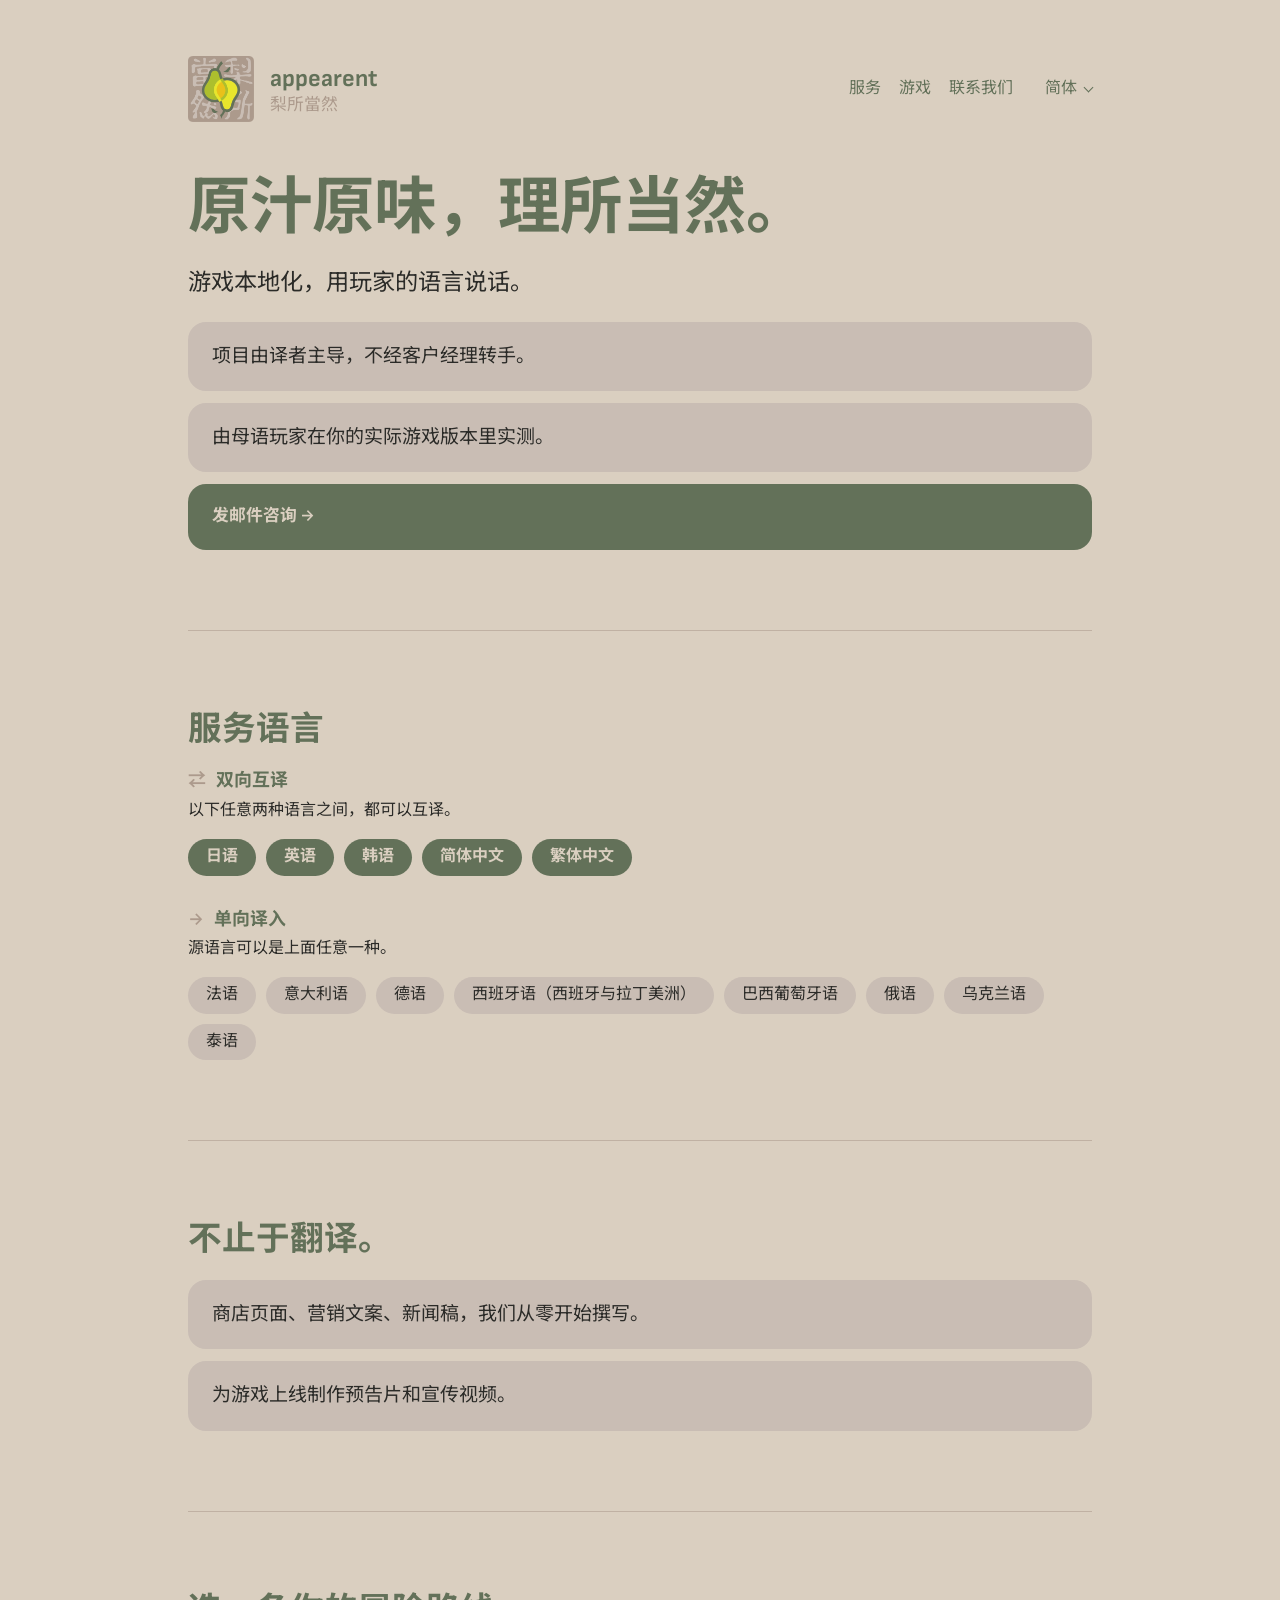
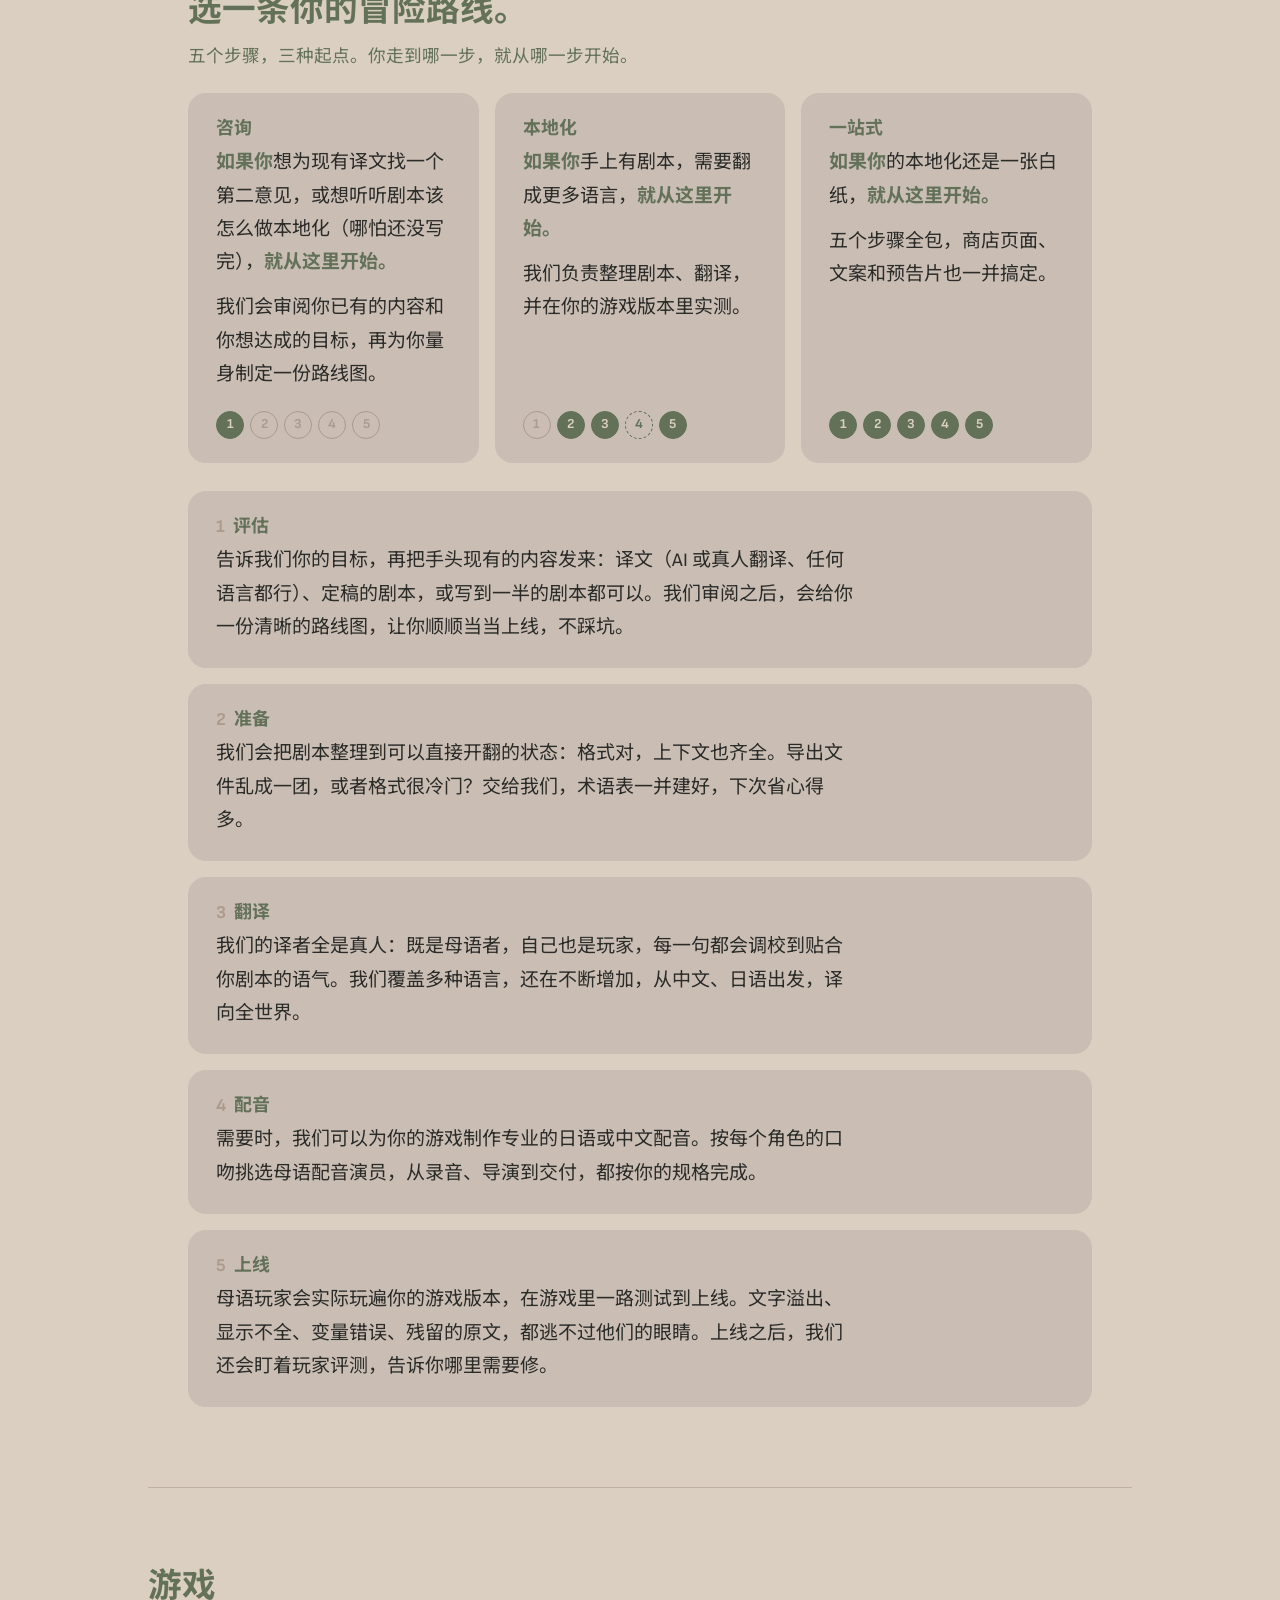
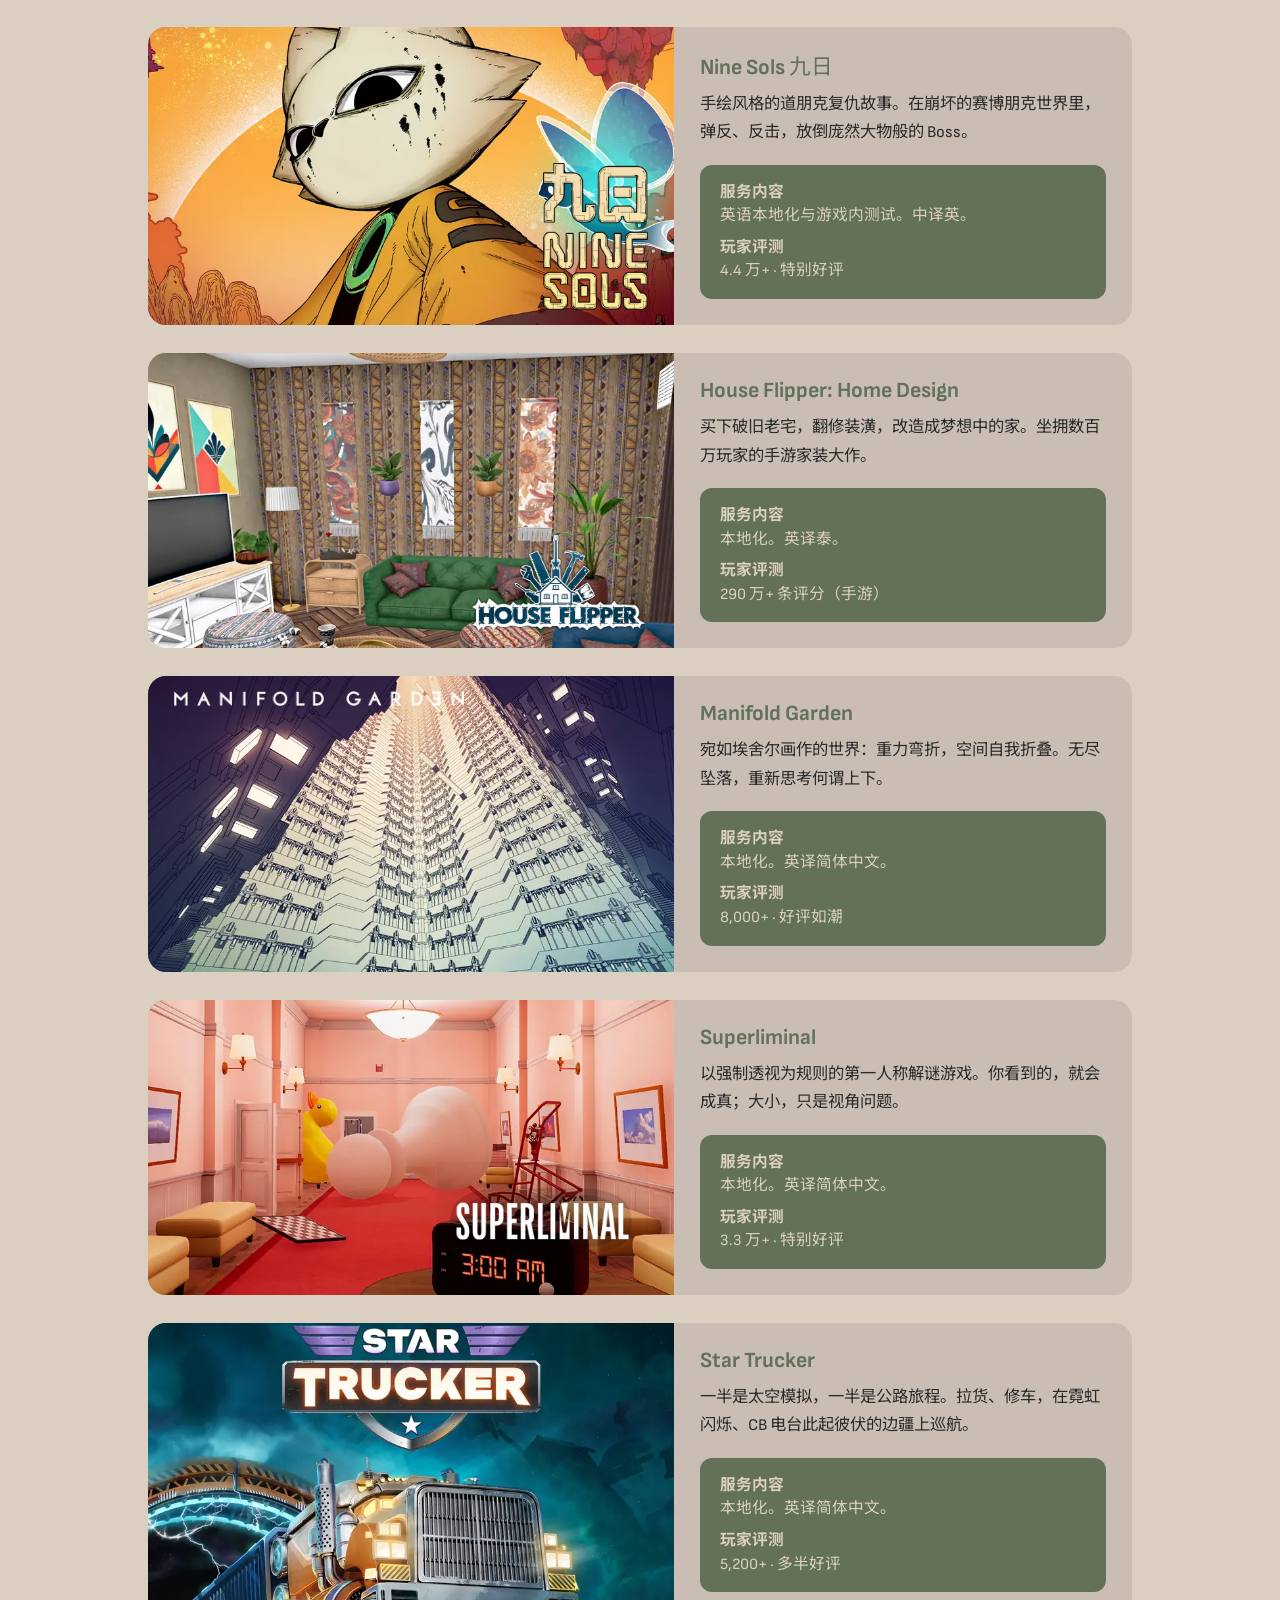
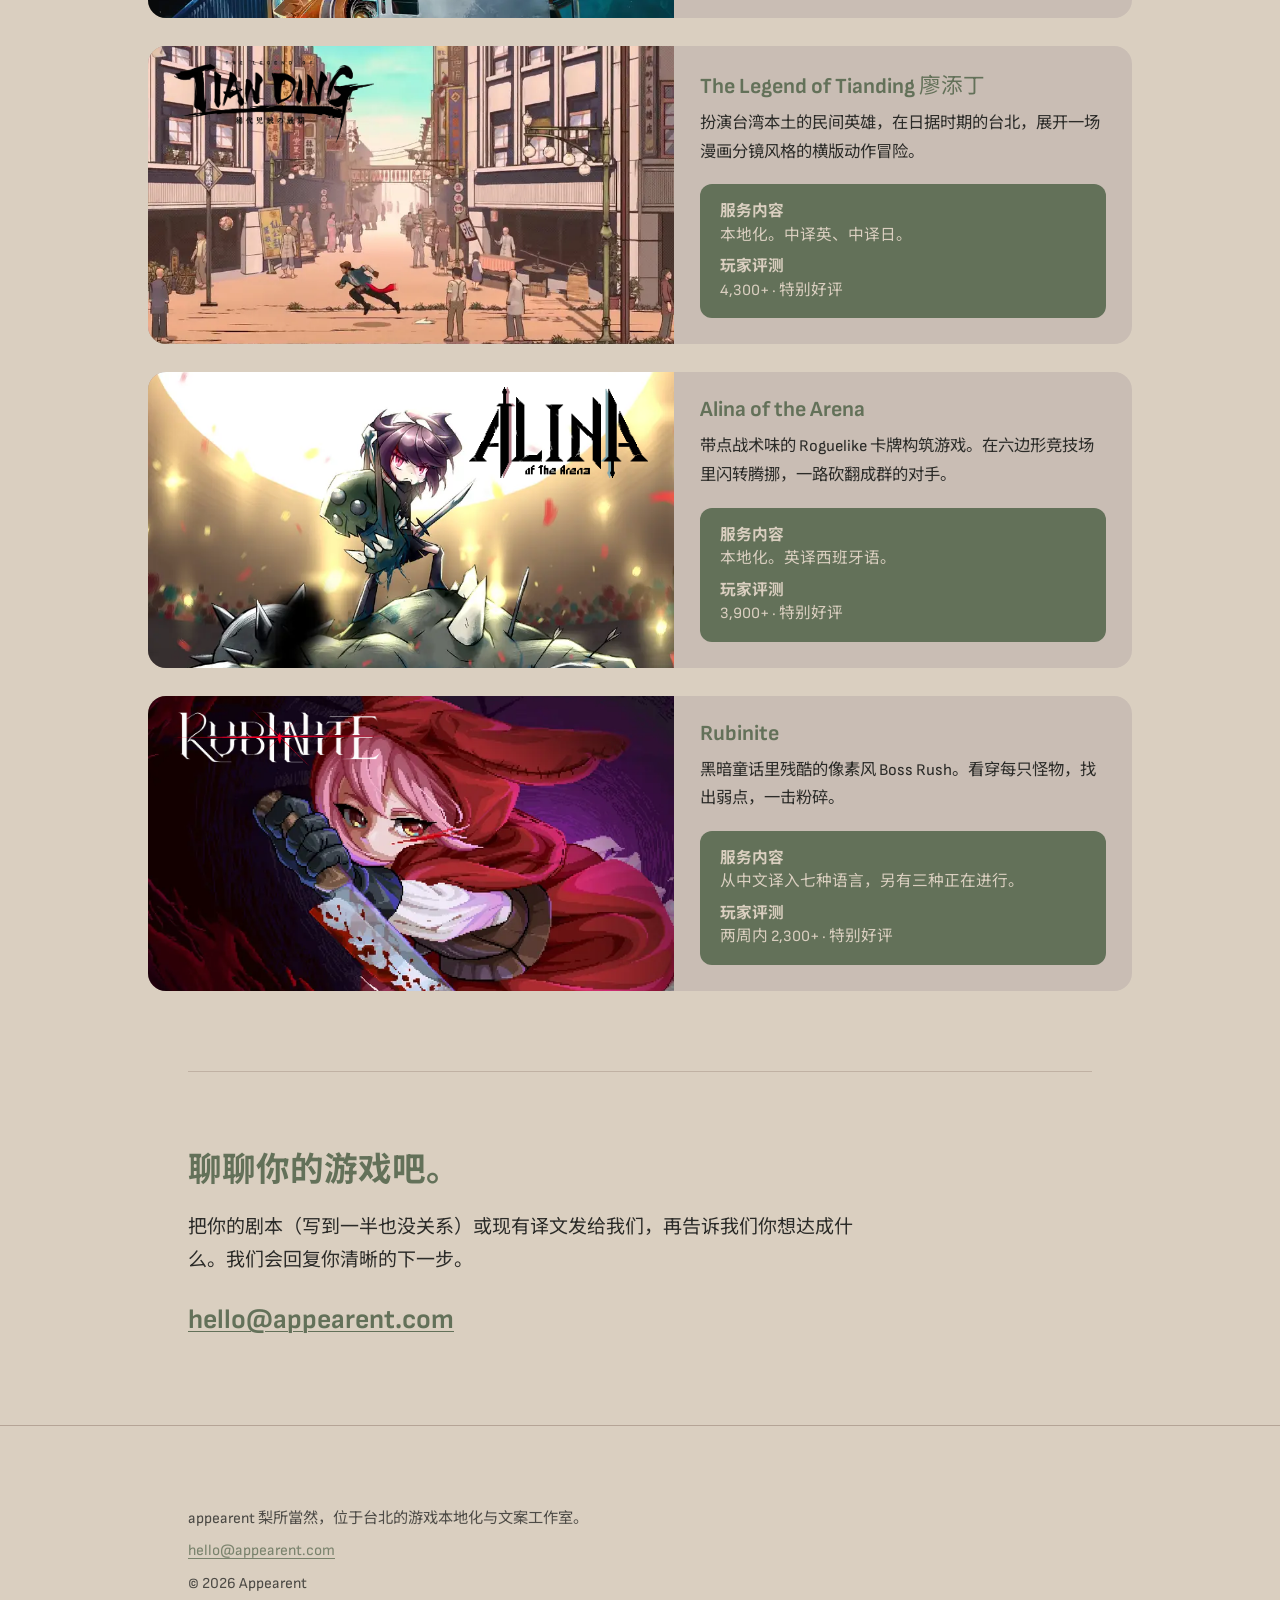
<file: zh-hans/index.html>
<!DOCTYPE html>
<html lang="zh-Hans-CN">
<head>
<meta charset="utf-8">
<meta name="viewport" content="width=device-width, initial-scale=1">
<title>appearent 梨所當然：原汁原味，理所当然</title>
<meta name="description" content="Appearent 梨所當然是一家位于台北的游戏本地化工作室。真人译者，用玩家的语言说话；同时提供商店页面、营销文案、新闻稿和预告片。">
<link rel="canonical" href="https://appearent.com/zh-hans/">
<link rel="alternate" hreflang="en" href="https://appearent.com/">
<link rel="alternate" hreflang="zh-Hant" href="https://appearent.com/zh-hant/">
<link rel="alternate" hreflang="zh-Hans" href="https://appearent.com/zh-hans/">
<link rel="alternate" hreflang="ja" href="https://appearent.com/ja/">
<link rel="alternate" hreflang="x-default" href="https://appearent.com/">
<meta property="og:type" content="website">
<meta property="og:locale" content="zh_CN">
<meta property="og:url" content="https://appearent.com/zh-hans/">
<meta property="og:title" content="appearent 梨所當然：原汁原味，理所当然">
<meta property="og:description" content="真人译者，用玩家的语言说话。商店页面、文案和预告片，我们一并包办。">
<meta property="og:image" content="https://appearent.com/assets/og.png">
<meta name="twitter:card" content="summary_large_image">
<link rel="icon" href="../assets/seal-128.png" type="image/png">
<link rel="apple-touch-icon" href="../assets/seal-256.png">
<link rel="preconnect" href="https://fonts.googleapis.com">
<link rel="preconnect" href="https://fonts.gstatic.com" crossorigin>
<link href="https://fonts.googleapis.com/css2?family=Sofia+Sans:wght@400;700&family=Noto+Sans+TC:wght@400;700&family=Noto+Sans+SC:wght@400;700&display=swap" rel="stylesheet">
<link rel="stylesheet" href="../style.css">
<script src="../site.js" defer></script>
</head>
<body>

<header>
  <div class="wrap">
    <div class="mark">
      <img src="../assets/seal-256.png" alt="Appearent 印章" width="256" height="256">
      <div class="wordmark">appearent<span class="han">梨所當然</span></div>
    </div>
    <div class="header-right">
      <nav aria-label="页面导航">
        <a href="#services">服务</a>
        <a href="#games">游戏</a>
        <a href="#contact">联系我们</a>
      </nav>
      <nav class="lang-switch" aria-label="语言选择">
        <details>
          <summary><span class="sr">语言：</span>简体</summary>
          <ul>
            <li><a href="../" lang="en" hreflang="en">English</a></li>
            <li><a href="../zh-hant/" lang="zh-Hant" hreflang="zh-Hant">繁體中文</a></li>
            <li><a href="./" lang="zh-Hans" hreflang="zh-Hans" aria-current="page">简体中文</a></li>
            <li><a href="../ja/" lang="ja" hreflang="ja">日本語</a></li>
          </ul>
        </details>
      </nav>
    </div>
  </div>
</header>

<main>

  <section class="hero">
    <div class="wrap">
      <h1>原汁原味，理所当然。</h1>
      <p class="lede">游戏本地化，用玩家的语言说话。</p>
      <ul class="points">
        <li>项目由译者主导，不经客户经理转手。</li>
        <li>由母语玩家在你的实际游戏版本里实测。</li>
      </ul>
      <a class="cta" href="mailto:hello@appearent.com?subject=%E5%92%A8%E8%AF%A2">发邮件咨询 <span aria-hidden="true">→</span></a>
    </div>
  </section>

  <section id="languages">
    <div class="wrap">
      <hr>
      <h2>服务语言</h2>
      <div class="langs">
        <div class="lang-group">
          <h3><span aria-hidden="true">⇄</span> 双向互译</h3>
          <p class="note">以下任意两种语言之间，都可以互译。</p>
          <ul class="chips core">
            <li>日语</li>
            <li>英语</li>
            <li>韩语</li>
            <li>简体中文</li>
            <li>繁体中文</li>
          </ul>
        </div>
        <div class="lang-group">
          <h3><span aria-hidden="true">→</span> 单向译入</h3>
          <p class="note">源语言可以是上面任意一种。</p>
          <ul class="chips">
            <li>法语</li>
            <li>意大利语</li>
            <li>德语</li>
            <li>西班牙语（西班牙与拉丁美洲）</li>
            <li>巴西葡萄牙语</li>
            <li>俄语</li>
            <li>乌克兰语</li>
            <li>泰语</li>
          </ul>
        </div>
      </div>
    </div>
  </section>

  <section id="writing">
    <div class="wrap">
      <hr>
      <h2>不止于翻译。</h2>
      <ul class="points">
        <li>商店页面、营销文案、新闻稿，我们从零开始撰写。</li>
        <li>为游戏上线制作预告片和宣传视频。</li>
      </ul>
    </div>
  </section>

  <section id="services">
    <div class="wrap">
      <hr>
      <h2>选一条你的冒险路线。</h2>
      <p class="sub">五个步骤，三种起点。你走到哪一步，就从哪一步开始。</p>
      <div class="cards three">
        <div class="card path">
          <h3>咨询</h3>
          <p class="start"><b>如果你</b>想为现有译文找一个第二意见，或想听听剧本该怎么做本地化（哪怕还没写完），<b>就从这里开始。</b></p>
          <p>我们会审阅你已有的内容和你想达成的目标，再为你量身制定一份路线图。</p>
          <ol class="stages" aria-hidden="true"><li class="on">1</li><li>2</li><li>3</li><li>4</li><li>5</li></ol>
          <span class="sr">涵盖步骤 1。</span>
        </div>
        <div class="card path">
          <h3>本地化</h3>
          <p class="start"><b>如果你</b>手上有剧本，需要翻成更多语言，<b>就从这里开始。</b></p>
          <p>我们负责整理剧本、翻译，并在你的游戏版本里实测。</p>
          <ol class="stages" aria-hidden="true"><li>1</li><li class="on">2</li><li class="on">3</li><li class="opt">4</li><li class="on">5</li></ol>
          <span class="sr">涵盖步骤 2、3 和 5；步骤 4 按需提供。</span>
        </div>
        <div class="card path">
          <h3>一站式</h3>
          <p class="start"><b>如果你</b>的本地化还是一张白纸，<b>就从这里开始。</b></p>
          <p>五个步骤全包，商店页面、文案和预告片也一并搞定。</p>
          <ol class="stages" aria-hidden="true"><li class="on">1</li><li class="on">2</li><li class="on">3</li><li class="on">4</li><li class="on">5</li></ol>
          <span class="sr">涵盖步骤 1 至 5。</span>
        </div>
      </div>
      <div class="cards steps">
        <div class="card">
          <h3><span class="step">1</span>评估</h3>
          <p>告诉我们你的目标，再把手头现有的内容发来：译文（AI 或真人翻译、任何语言都行）、定稿的剧本，或写到一半的剧本都可以。我们审阅之后，会给你一份清晰的路线图，让你顺顺当当上线，不踩坑。</p>
        </div>
        <div class="card">
          <h3><span class="step">2</span>准备</h3>
          <p>我们会把剧本整理到可以直接开翻的状态：格式对，上下文也齐全。导出文件乱成一团，或者格式很冷门？交给我们，术语表一并建好，下次省心得多。</p>
        </div>
        <div class="card">
          <h3><span class="step">3</span>翻译</h3>
          <p>我们的译者全是真人：既是母语者，自己也是玩家，每一句都会调校到贴合你剧本的语气。我们覆盖多种语言，还在不断增加，从中文、日语出发，译向全世界。</p>
        </div>
        <div class="card">
          <h3><span class="step">4</span>配音</h3>
          <p>需要时，我们可以为你的游戏制作专业的日语或中文配音。按每个角色的口吻挑选母语配音演员，从录音、导演到交付，都按你的规格完成。</p>
        </div>
        <div class="card">
          <h3><span class="step">5</span>上线</h3>
          <p>母语玩家会实际玩遍你的游戏版本，在游戏里一路测试到上线。文字溢出、显示不全、变量错误、残留的原文，都逃不过他们的眼睛。上线之后，我们还会盯着玩家评测，告诉你哪里需要修。</p>
        </div>
      </div>
    </div>
  </section>

  <section id="games">
    <div class="wrap wide">
      <hr>
      <h2>游戏</h2>
      <div class="games">

        <article class="game">
          <div class="art">
            <picture><source type="image/webp" srcset="../assets/games/nine-sols-art-480.webp 480w, ../assets/games/nine-sols-art-800.webp 800w, ../assets/games/nine-sols-art-1100.webp 1100w" sizes="(min-width:1040px) 526px, (min-width:720px) 51vw, calc(100vw - 56px)"><img src="../assets/games/nine-sols-art.jpg" alt="《九日》主视觉" width="800" height="600" loading="lazy" decoding="async"></picture>
            <img class="logo br" src="../assets/games/nine-sols-logo.png" alt="" width="280" height="390" style="--lw:20%" loading="lazy" decoding="async">
          </div>
          <div class="info">
            <h3>Nine Sols <span class="han">九日</span></h3>
            <p>手绘风格的道朋克复仇故事。在崩坏的赛博朋克世界里，弹反、反击，放倒庞然大物般的 Boss。</p>
            <dl class="record">
              <dt>服务内容</dt><dd>英语本地化与游戏内测试。中译英。</dd>
              <dt>玩家评测</dt><dd>4.4 万+ · 特别好评</dd>
            </dl>
          </div>
        </article>

        <article class="game">
          <div class="art">
            <picture><source type="image/webp" srcset="../assets/games/house-flipper-home-design-art-480.webp 480w, ../assets/games/house-flipper-home-design-art-800.webp 800w, ../assets/games/house-flipper-home-design-art-1100.webp 1100w" sizes="(min-width:1040px) 526px, (min-width:720px) 51vw, calc(100vw - 56px)"><img src="../assets/games/house-flipper-home-design-art.jpg" alt="《House Flipper: Home Design》游戏画面" width="800" height="600" loading="lazy" decoding="async"></picture>
            <img class="logo br" src="../assets/games/house-flipper-home-design-logo.png" alt="" width="460" height="259" loading="lazy" decoding="async">
          </div>
          <div class="info">
            <h3>House Flipper: Home Design</h3>
            <p>买下破旧老宅，翻修装潢，改造成梦想中的家。坐拥数百万玩家的手游家装大作。</p>
            <dl class="record">
              <dt>服务内容</dt><dd>本地化。英译泰。</dd>
              <dt>玩家评测</dt><dd>290 万+ 条评分（手游）</dd>
            </dl>
          </div>
        </article>

        <article class="game">
          <div class="art">
            <picture><source type="image/webp" srcset="../assets/games/manifold-garden-art-480.webp 480w, ../assets/games/manifold-garden-art-800.webp 800w, ../assets/games/manifold-garden-art-936.webp 936w" sizes="(min-width:1040px) 526px, (min-width:720px) 51vw, calc(100vw - 56px)"><img src="../assets/games/manifold-garden-art.jpg" alt="《Manifold Garden》游戏画面" width="800" height="600" loading="lazy" decoding="async"></picture>
            <img class="logo tl" src="../assets/games/manifold-garden-logo.png" alt="" width="600" height="31" style="--lw:55%" loading="lazy" decoding="async">
          </div>
          <div class="info">
            <h3>Manifold Garden</h3>
            <p>宛如埃舍尔画作的世界：重力弯折，空间自我折叠。无尽坠落，重新思考何谓上下。</p>
            <dl class="record">
              <dt>服务内容</dt><dd>本地化。英译简体中文。</dd>
              <dt>玩家评测</dt><dd>8,000+ · 好评如潮</dd>
            </dl>
          </div>
        </article>

        <article class="game">
          <div class="art">
            <picture><source type="image/webp" srcset="../assets/games/superliminal-art-480.webp 480w, ../assets/games/superliminal-art-800.webp 800w, ../assets/games/superliminal-art-1100.webp 1100w" sizes="(min-width:1040px) 526px, (min-width:720px) 51vw, calc(100vw - 56px)"><img src="../assets/games/superliminal-art.jpg" alt="《Superliminal》主视觉" width="800" height="600" loading="lazy" decoding="async"></picture>
            <img class="logo br" src="../assets/games/superliminal-logo.png" alt="" width="540" height="304" style="--lw:40%" loading="lazy" decoding="async">
          </div>
          <div class="info">
            <h3>Superliminal</h3>
            <p>以强制透视为规则的第一人称解谜游戏。你看到的，就会成真；大小，只是视角问题。</p>
            <dl class="record">
              <dt>服务内容</dt><dd>本地化。英译简体中文。</dd>
              <dt>玩家评测</dt><dd>3.3 万+ · 特别好评</dd>
            </dl>
          </div>
        </article>

        <article class="game">
          <div class="art">
            <picture><source type="image/webp" srcset="../assets/games/star-trucker-art-480.webp 480w, ../assets/games/star-trucker-art-800.webp 800w, ../assets/games/star-trucker-art-1100.webp 1100w" sizes="(min-width:1040px) 526px, (min-width:720px) 51vw, calc(100vw - 56px)"><img src="../assets/games/star-trucker-art.jpg" alt="《Star Trucker》主视觉" width="800" height="600" loading="lazy" decoding="async"></picture>
          </div>
          <div class="info">
            <h3>Star Trucker</h3>
            <p>一半是太空模拟，一半是公路旅程。拉货、修车，在霓虹闪烁、CB 电台此起彼伏的边疆上巡航。</p>
            <dl class="record">
              <dt>服务内容</dt><dd>本地化。英译简体中文。</dd>
              <dt>玩家评测</dt><dd>5,200+ · 多半好评</dd>
            </dl>
          </div>
        </article>

        <article class="game">
          <div class="art">
            <picture><source type="image/webp" srcset="../assets/games/legend-of-tianding-art-480.webp 480w, ../assets/games/legend-of-tianding-art-800.webp 800w, ../assets/games/legend-of-tianding-art-1100.webp 1100w" sizes="(min-width:1040px) 526px, (min-width:720px) 51vw, calc(100vw - 56px)"><img src="../assets/games/legend-of-tianding-art.jpg" alt="《廖添丁》游戏画面" width="800" height="600" loading="lazy" decoding="async"></picture>
            <img class="logo tl" src="../assets/games/legend-of-tianding-logo.png" alt="" width="510" height="209" style="--lw:38%" loading="lazy" decoding="async">
          </div>
          <div class="info">
            <h3>The Legend of Tianding <span class="han">廖添丁</span></h3>
            <p>扮演台湾本土的民间英雄，在日据时期的台北，展开一场漫画分镜风格的横版动作冒险。</p>
            <dl class="record">
              <dt>服务内容</dt><dd>本地化。中译英、中译日。</dd>
              <dt>玩家评测</dt><dd>4,300+ · 特别好评</dd>
            </dl>
          </div>
        </article>

        <article class="game">
          <div class="art">
            <picture><source type="image/webp" srcset="../assets/games/alina-of-the-arena-art-480.webp 480w, ../assets/games/alina-of-the-arena-art-800.webp 800w, ../assets/games/alina-of-the-arena-art-1100.webp 1100w" sizes="(min-width:1040px) 526px, (min-width:720px) 51vw, calc(100vw - 56px)"><img src="../assets/games/alina-of-the-arena-art.jpg" alt="《Alina of the Arena》主视觉" width="800" height="600" loading="lazy" decoding="async"></picture>
            <img class="logo tr" src="../assets/games/alina-of-the-arena-logo.png" alt="" width="194" height="99" style="--lw:34%" loading="lazy" decoding="async">
          </div>
          <div class="info">
            <h3>Alina of the Arena</h3>
            <p>带点战术味的 Roguelike 卡牌构筑游戏。在六边形竞技场里闪转腾挪，一路砍翻成群的对手。</p>
            <dl class="record">
              <dt>服务内容</dt><dd>本地化。英译西班牙语。</dd>
              <dt>玩家评测</dt><dd>3,900+ · 特别好评</dd>
            </dl>
          </div>
        </article>

        <article class="game">
          <div class="art">
            <picture><source type="image/webp" srcset="../assets/games/rubinite-art-480.webp 480w, ../assets/games/rubinite-art-800.webp 800w, ../assets/games/rubinite-art-1100.webp 1100w" sizes="(min-width:1040px) 526px, (min-width:720px) 51vw, calc(100vw - 56px)"><img src="../assets/games/rubinite-art.jpg" alt="《Rubinite》主视觉" width="800" height="600" loading="lazy" decoding="async"></picture>
            <img class="logo tl" src="../assets/games/rubinite-logo.png" alt="" width="540" height="143" style="--lw:40%" loading="lazy" decoding="async">
          </div>
          <div class="info">
            <h3>Rubinite</h3>
            <p>黑暗童话里残酷的像素风 Boss Rush。看穿每只怪物，找出弱点，一击粉碎。</p>
            <dl class="record">
              <dt>服务内容</dt><dd>从中文译入七种语言，另有三种正在进行。</dd>
              <dt>玩家评测</dt><dd>两周内 2,300+ · 特别好评</dd>
            </dl>
          </div>
        </article>

      </div>
    </div>
  </section>

  <section id="contact">
    <div class="wrap">
      <hr>
      <h2>聊聊你的游戏吧。</h2>
      <p>把你的剧本（写到一半也没关系）或现有译文发给我们，再告诉我们你想达成什么。我们会回复你清晰的下一步。</p>
      <p><a class="mailto" href="mailto:hello@appearent.com?subject=%E5%92%A8%E8%AF%A2">hello@appearent.com</a></p>
    </div>
  </section>

</main>

<footer>
  <div class="wrap">
    <p>appearent 梨所當然，位于台北的游戏本地化与文案工作室。</p>
    <p><a href="mailto:hello@appearent.com?subject=%E5%92%A8%E8%AF%A2">hello@appearent.com</a></p>
    <p>© 2026 Appearent</p>
  </div>
</footer>

</body>
</html>
</file>
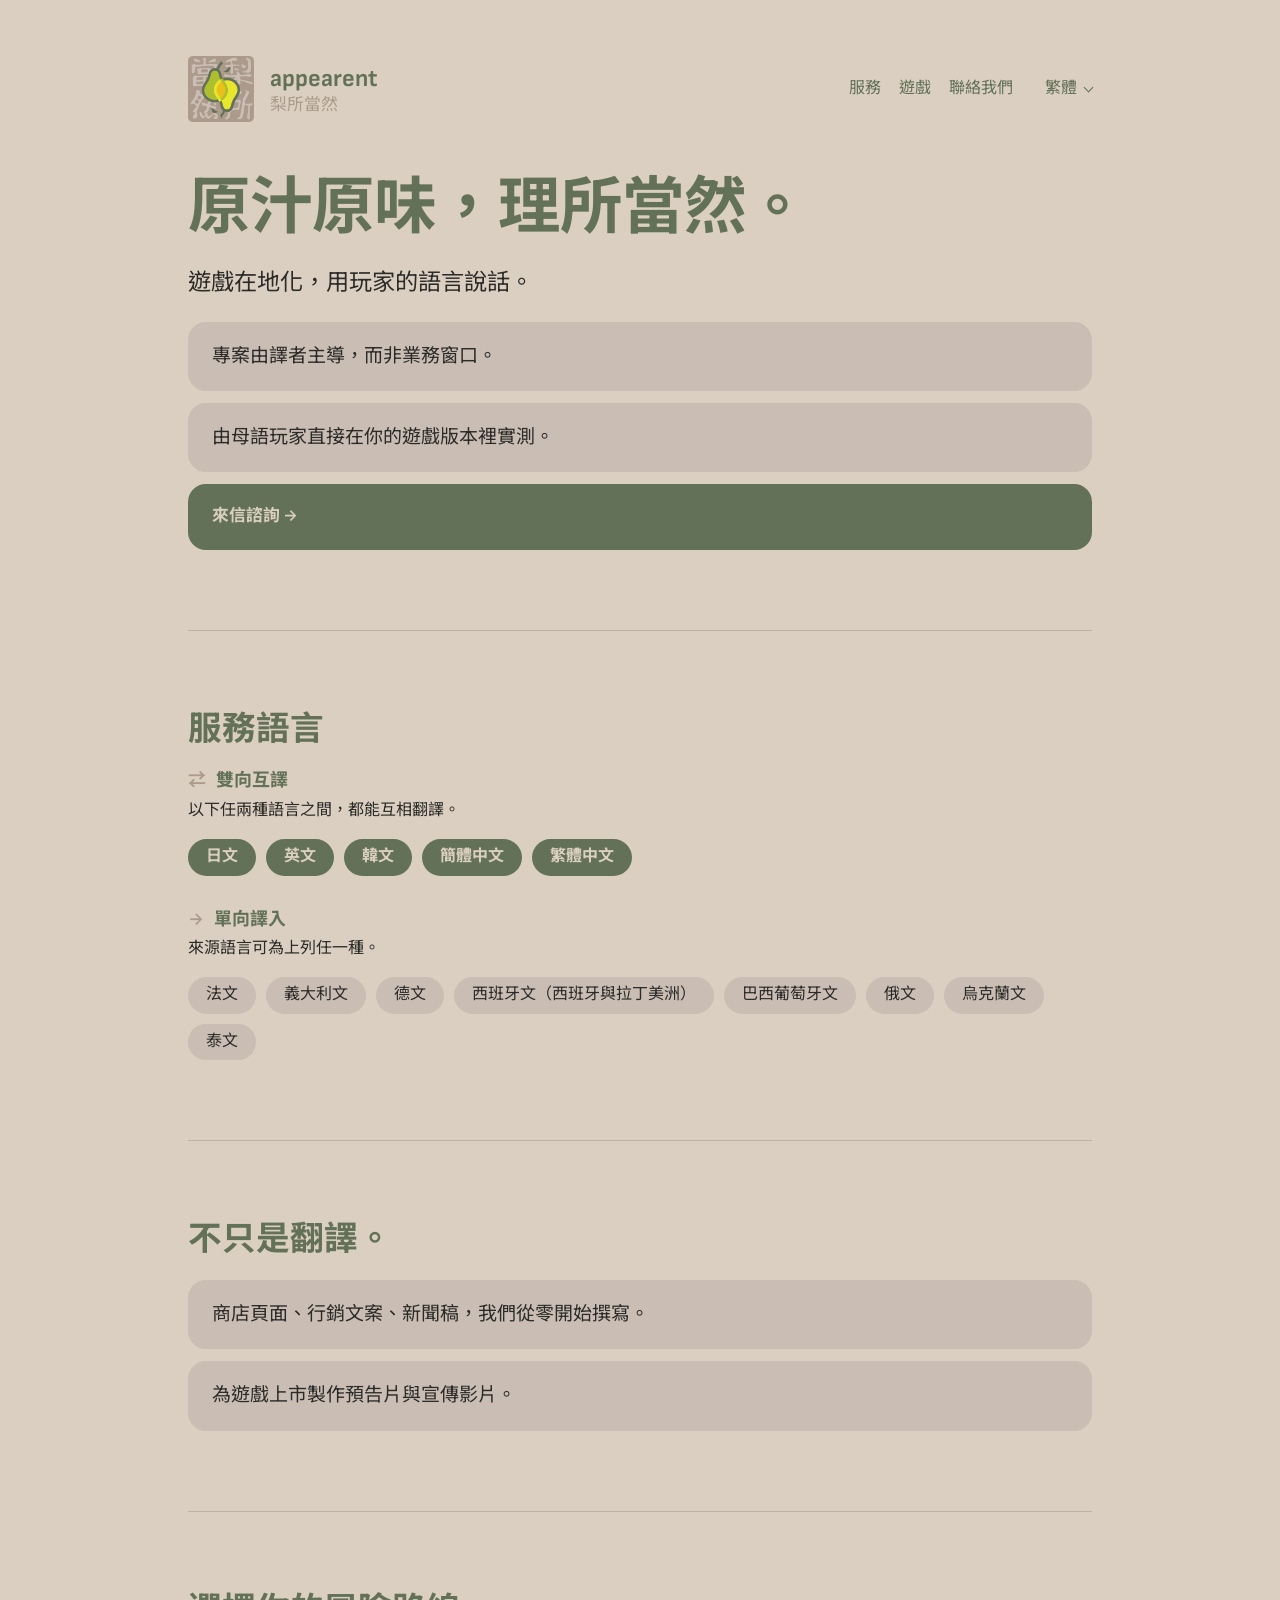
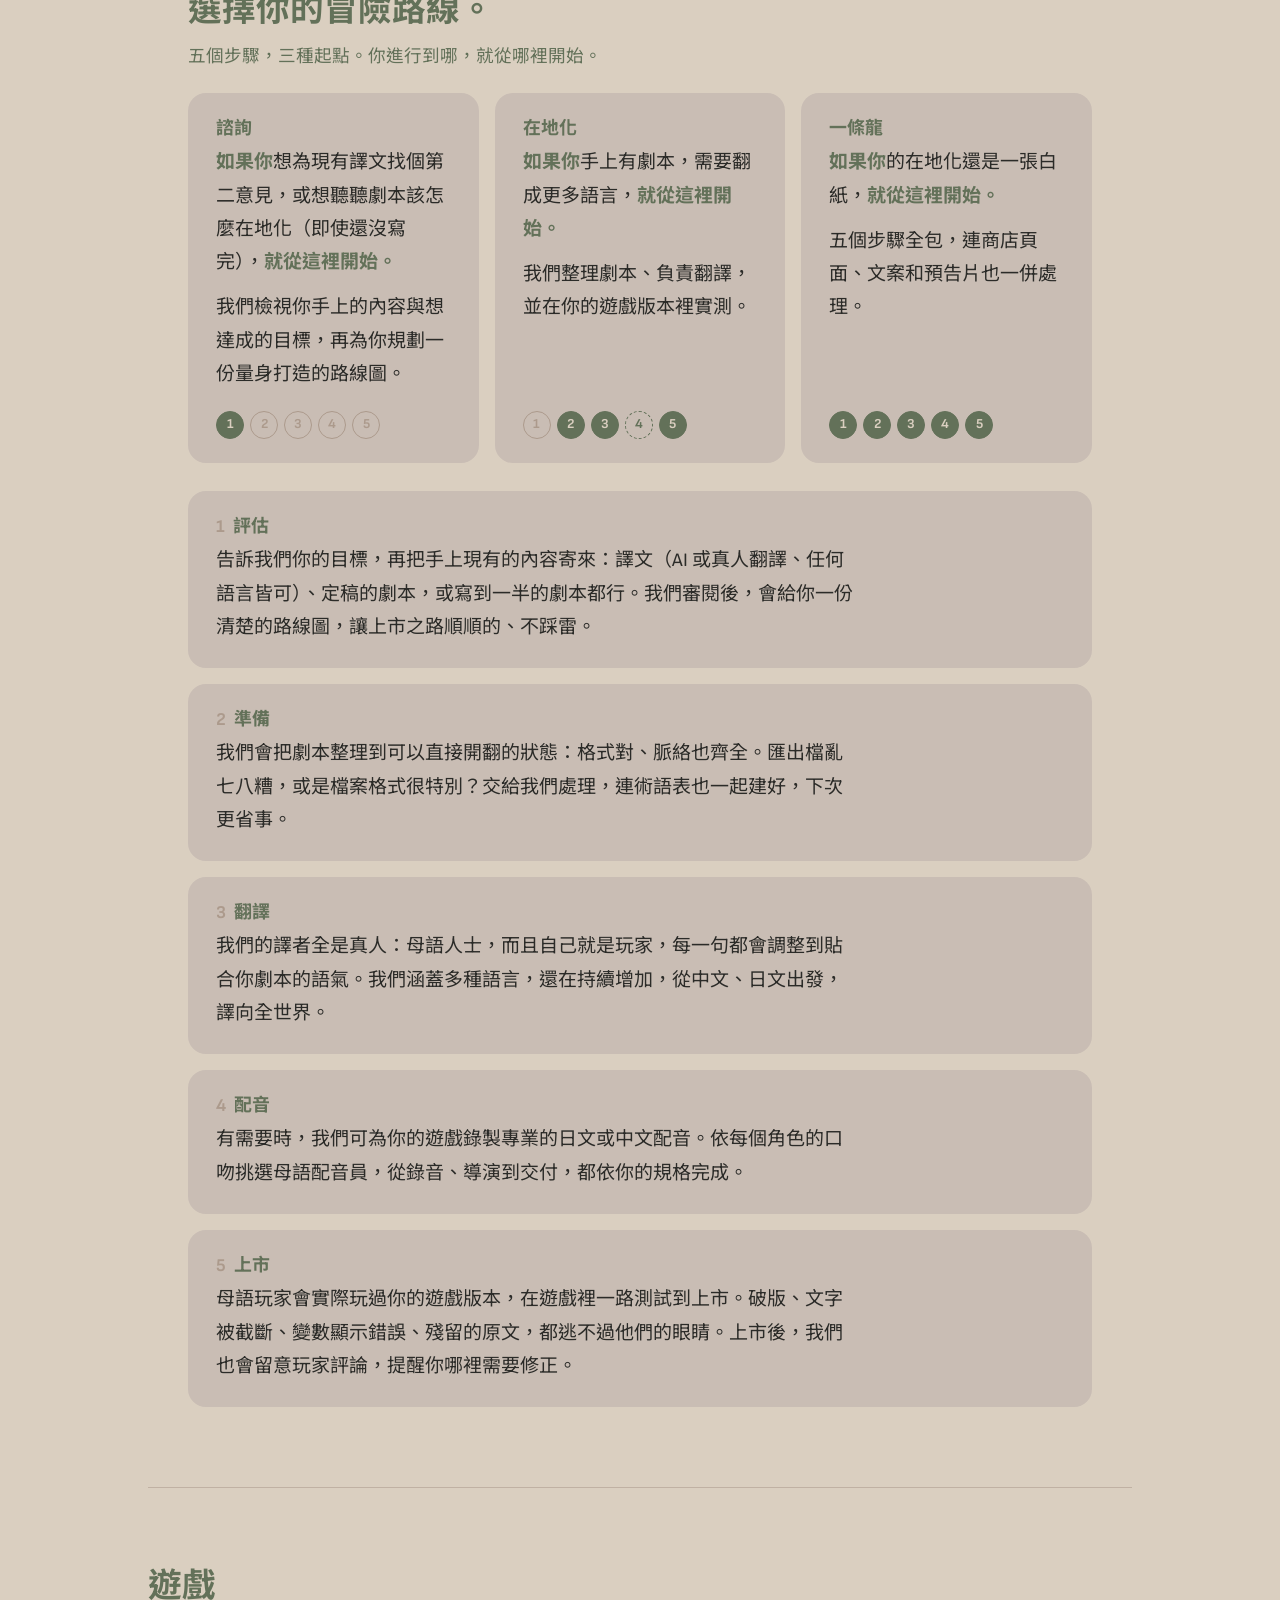
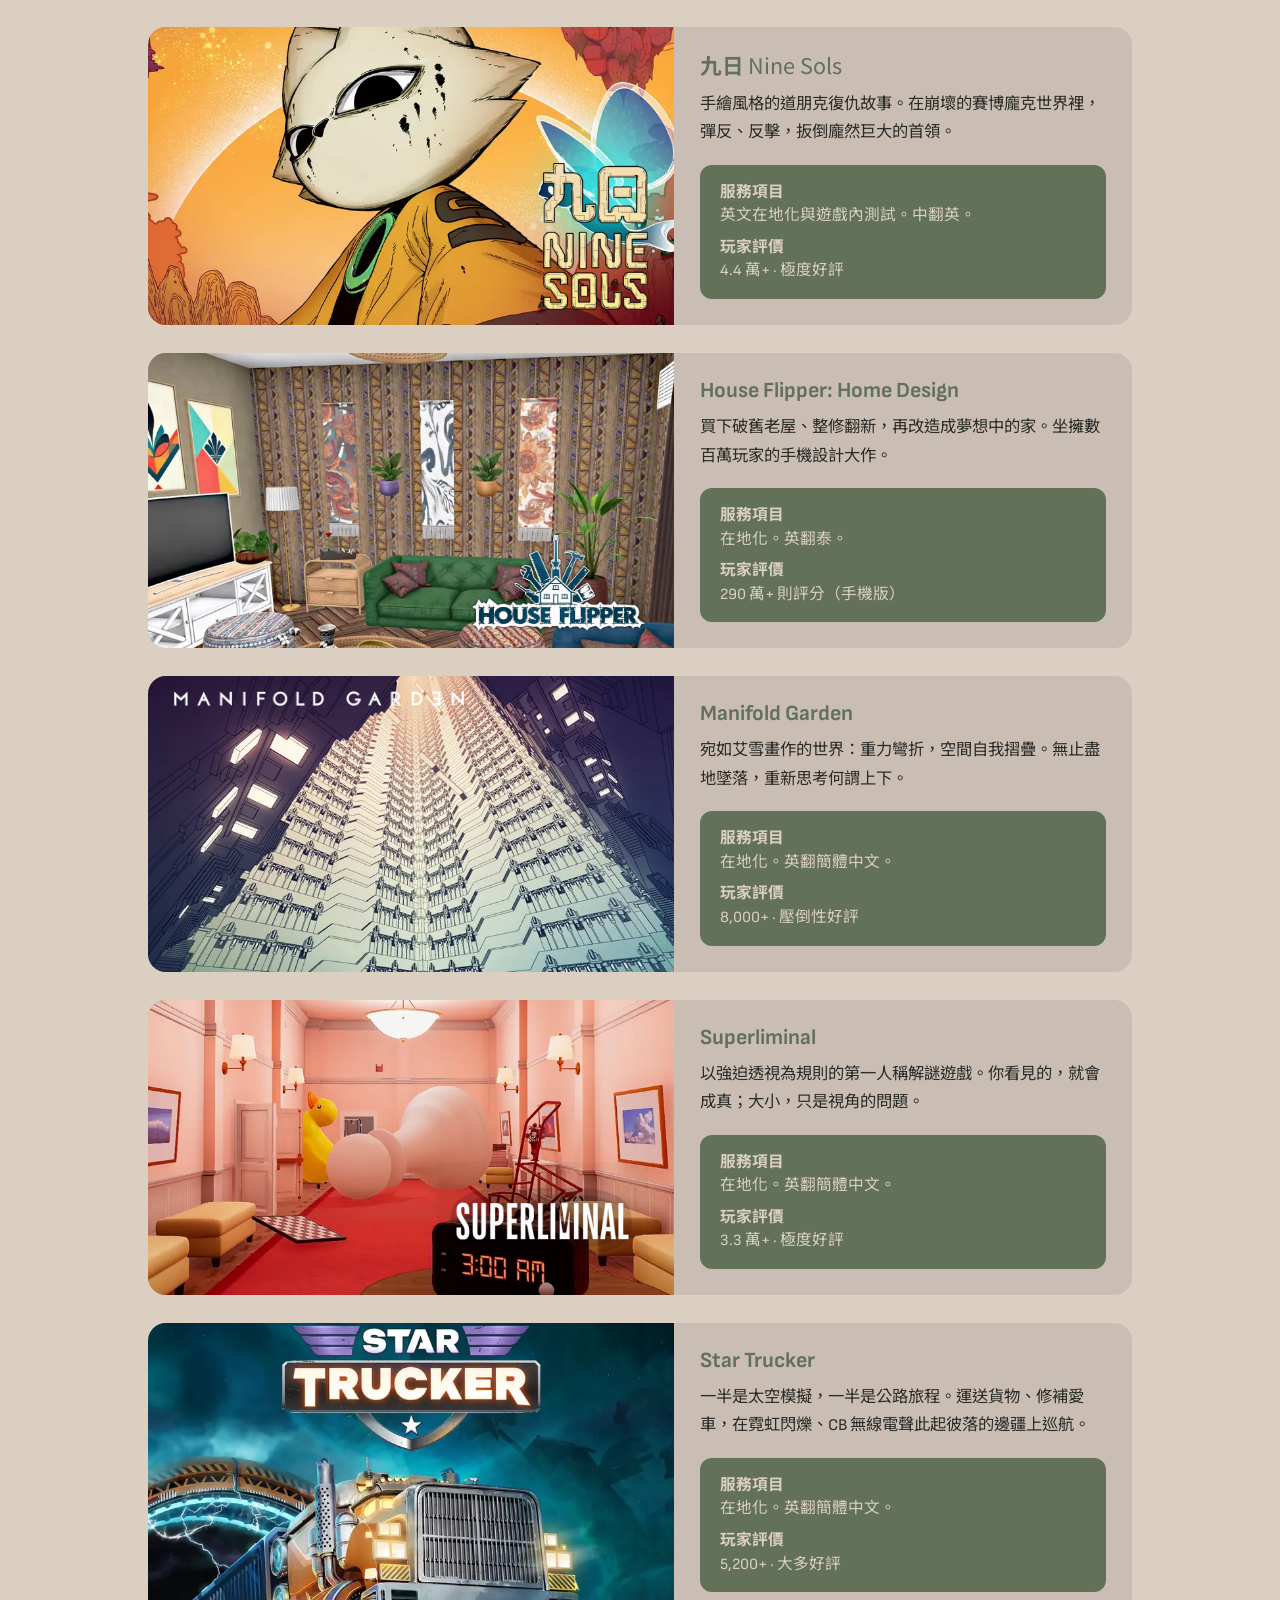
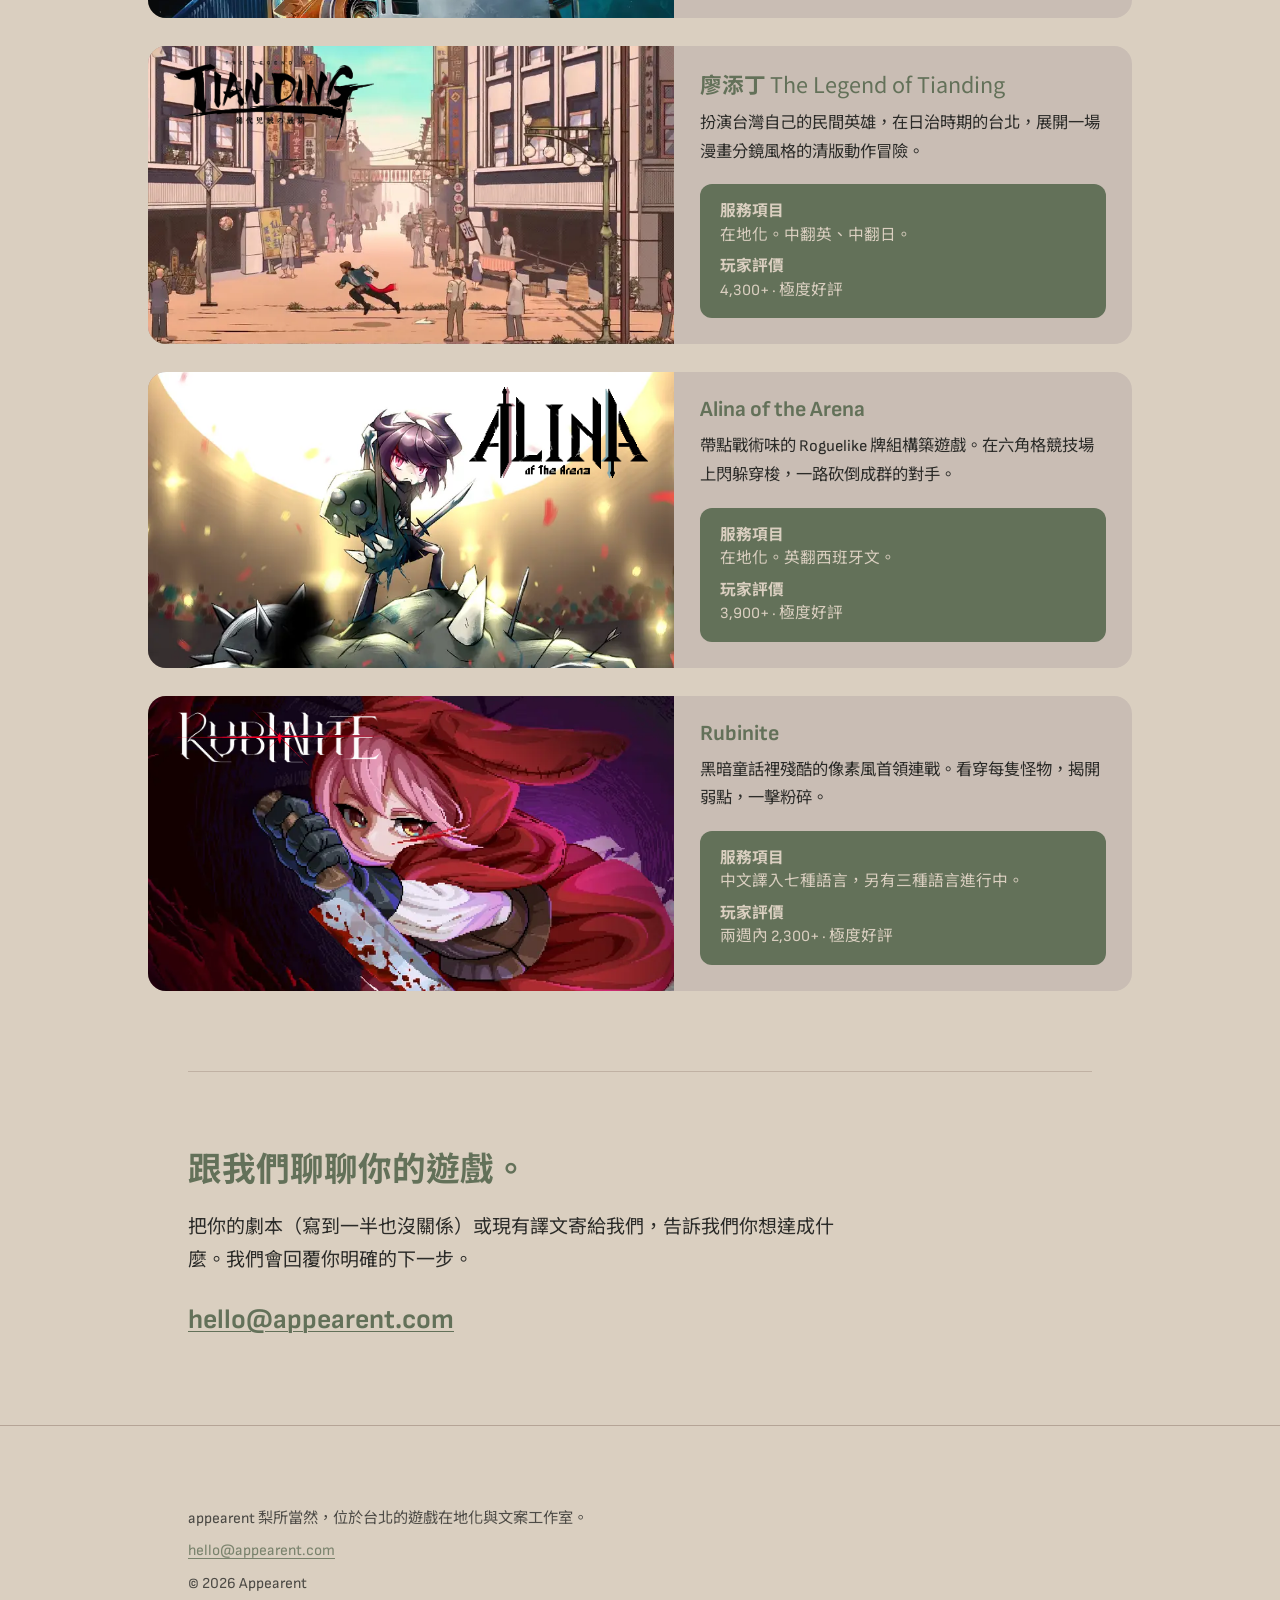
<file: zh-hant/index.html>
<!DOCTYPE html>
<html lang="zh-Hant-TW">
<head>
<meta charset="utf-8">
<meta name="viewport" content="width=device-width, initial-scale=1">
<title>appearent 梨所當然：原汁原味，理所當然</title>
<meta name="description" content="Appearent 梨所當然是位於台北的遊戲在地化工作室。真人譯者，用玩家的語言說話；另提供商店頁面、行銷文案、新聞稿與預告片。">
<link rel="canonical" href="https://appearent.com/zh-hant/">
<link rel="alternate" hreflang="en" href="https://appearent.com/">
<link rel="alternate" hreflang="zh-Hant" href="https://appearent.com/zh-hant/">
<link rel="alternate" hreflang="zh-Hans" href="https://appearent.com/zh-hans/">
<link rel="alternate" hreflang="ja" href="https://appearent.com/ja/">
<link rel="alternate" hreflang="x-default" href="https://appearent.com/">
<meta property="og:type" content="website">
<meta property="og:locale" content="zh_TW">
<meta property="og:url" content="https://appearent.com/zh-hant/">
<meta property="og:title" content="appearent 梨所當然：原汁原味，理所當然">
<meta property="og:description" content="真人譯者，用玩家的語言說話。商店頁面、文案與預告片，我們也一手包辦。">
<meta property="og:image" content="https://appearent.com/assets/og.png">
<meta name="twitter:card" content="summary_large_image">
<link rel="icon" href="../assets/seal-128.png" type="image/png">
<link rel="apple-touch-icon" href="../assets/seal-256.png">
<link rel="preconnect" href="https://fonts.googleapis.com">
<link rel="preconnect" href="https://fonts.gstatic.com" crossorigin>
<link href="https://fonts.googleapis.com/css2?family=Sofia+Sans:wght@400;700&family=Noto+Sans+TC:wght@400;700&display=swap" rel="stylesheet">
<link rel="stylesheet" href="../style.css">
<script src="../site.js" defer></script>
</head>
<body>

<header>
  <div class="wrap">
    <div class="mark">
      <img src="../assets/seal-256.png" alt="Appearent 印章" width="256" height="256">
      <div class="wordmark">appearent<span class="han">梨所當然</span></div>
    </div>
    <div class="header-right">
      <nav aria-label="區塊導覽">
        <a href="#services">服務</a>
        <a href="#games">遊戲</a>
        <a href="#contact">聯絡我們</a>
      </nav>
      <nav class="lang-switch" aria-label="語言選擇">
        <details>
          <summary><span class="sr">語言：</span>繁體</summary>
          <ul>
            <li><a href="../" lang="en" hreflang="en">English</a></li>
            <li><a href="./" lang="zh-Hant" hreflang="zh-Hant" aria-current="page">繁體中文</a></li>
            <li><a href="../zh-hans/" lang="zh-Hans" hreflang="zh-Hans">简体中文</a></li>
            <li><a href="../ja/" lang="ja" hreflang="ja">日本語</a></li>
          </ul>
        </details>
      </nav>
    </div>
  </div>
</header>

<main>

  <section class="hero">
    <div class="wrap">
      <h1>原汁原味，理所當然。</h1>
      <p class="lede">遊戲在地化，用玩家的語言說話。</p>
      <ul class="points">
        <li>專案由譯者主導，而非業務窗口。</li>
        <li>由母語玩家直接在你的遊戲版本裡實測。</li>
      </ul>
      <a class="cta" href="mailto:hello@appearent.com?subject=%E8%AB%AE%E8%A9%A2">來信諮詢 <span aria-hidden="true">→</span></a>
    </div>
  </section>

  <section id="languages">
    <div class="wrap">
      <hr>
      <h2>服務語言</h2>
      <div class="langs">
        <div class="lang-group">
          <h3><span aria-hidden="true">⇄</span> 雙向互譯</h3>
          <p class="note">以下任兩種語言之間，都能互相翻譯。</p>
          <ul class="chips core">
            <li>日文</li>
            <li>英文</li>
            <li>韓文</li>
            <li>簡體中文</li>
            <li>繁體中文</li>
          </ul>
        </div>
        <div class="lang-group">
          <h3><span aria-hidden="true">→</span> 單向譯入</h3>
          <p class="note">來源語言可為上列任一種。</p>
          <ul class="chips">
            <li>法文</li>
            <li>義大利文</li>
            <li>德文</li>
            <li>西班牙文（西班牙與拉丁美洲）</li>
            <li>巴西葡萄牙文</li>
            <li>俄文</li>
            <li>烏克蘭文</li>
            <li>泰文</li>
          </ul>
        </div>
      </div>
    </div>
  </section>

  <section id="writing">
    <div class="wrap">
      <hr>
      <h2>不只是翻譯。</h2>
      <ul class="points">
        <li>商店頁面、行銷文案、新聞稿，我們從零開始撰寫。</li>
        <li>為遊戲上市製作預告片與宣傳影片。</li>
      </ul>
    </div>
  </section>

  <section id="services">
    <div class="wrap">
      <hr>
      <h2>選擇你的冒險路線。</h2>
      <p class="sub">五個步驟，三種起點。你進行到哪，就從哪裡開始。</p>
      <div class="cards three">
        <div class="card path">
          <h3>諮詢</h3>
          <p class="start"><b>如果你</b>想為現有譯文找個第二意見，或想聽聽劇本該怎麼在地化（即使還沒寫完），<b>就從這裡開始。</b></p>
          <p>我們檢視你手上的內容與想達成的目標，再為你規劃一份量身打造的路線圖。</p>
          <ol class="stages" aria-hidden="true"><li class="on">1</li><li>2</li><li>3</li><li>4</li><li>5</li></ol>
          <span class="sr">涵蓋步驟 1。</span>
        </div>
        <div class="card path">
          <h3>在地化</h3>
          <p class="start"><b>如果你</b>手上有劇本，需要翻成更多語言，<b>就從這裡開始。</b></p>
          <p>我們整理劇本、負責翻譯，並在你的遊戲版本裡實測。</p>
          <ol class="stages" aria-hidden="true"><li>1</li><li class="on">2</li><li class="on">3</li><li class="opt">4</li><li class="on">5</li></ol>
          <span class="sr">涵蓋步驟 2、3 與 5；步驟 4 依需求提供。</span>
        </div>
        <div class="card path">
          <h3>一條龍</h3>
          <p class="start"><b>如果你</b>的在地化還是一張白紙，<b>就從這裡開始。</b></p>
          <p>五個步驟全包，連商店頁面、文案和預告片也一併處理。</p>
          <ol class="stages" aria-hidden="true"><li class="on">1</li><li class="on">2</li><li class="on">3</li><li class="on">4</li><li class="on">5</li></ol>
          <span class="sr">涵蓋步驟 1 至 5。</span>
        </div>
      </div>
      <div class="cards steps">
        <div class="card">
          <h3><span class="step">1</span>評估</h3>
          <p>告訴我們你的目標，再把手上現有的內容寄來：譯文（AI 或真人翻譯、任何語言皆可）、定稿的劇本，或寫到一半的劇本都行。我們審閱後，會給你一份清楚的路線圖，讓上市之路順順的、不踩雷。</p>
        </div>
        <div class="card">
          <h3><span class="step">2</span>準備</h3>
          <p>我們會把劇本整理到可以直接開翻的狀態：格式對、脈絡也齊全。匯出檔亂七八糟，或是檔案格式很特別？交給我們處理，連術語表也一起建好，下次更省事。</p>
        </div>
        <div class="card">
          <h3><span class="step">3</span>翻譯</h3>
          <p>我們的譯者全是真人：母語人士，而且自己就是玩家，每一句都會調整到貼合你劇本的語氣。我們涵蓋多種語言，還在持續增加，從中文、日文出發，譯向全世界。</p>
        </div>
        <div class="card">
          <h3><span class="step">4</span>配音</h3>
          <p>有需要時，我們可為你的遊戲錄製專業的日文或中文配音。依每個角色的口吻挑選母語配音員，從錄音、導演到交付，都依你的規格完成。</p>
        </div>
        <div class="card">
          <h3><span class="step">5</span>上市</h3>
          <p>母語玩家會實際玩過你的遊戲版本，在遊戲裡一路測試到上市。破版、文字被截斷、變數顯示錯誤、殘留的原文，都逃不過他們的眼睛。上市後，我們也會留意玩家評論，提醒你哪裡需要修正。</p>
        </div>
      </div>
    </div>
  </section>

  <section id="games">
    <div class="wrap wide">
      <hr>
      <h2>遊戲</h2>
      <div class="games">

        <article class="game">
          <div class="art">
            <picture><source type="image/webp" srcset="../assets/games/nine-sols-art-480.webp 480w, ../assets/games/nine-sols-art-800.webp 800w, ../assets/games/nine-sols-art-1100.webp 1100w" sizes="(min-width:1040px) 526px, (min-width:720px) 51vw, calc(100vw - 56px)"><img src="../assets/games/nine-sols-art.jpg" alt="《九日》主視覺" width="800" height="600" loading="lazy" decoding="async"></picture>
            <img class="logo br" src="../assets/games/nine-sols-logo.png" alt="" width="280" height="390" style="--lw:20%" loading="lazy" decoding="async">
          </div>
          <div class="info">
            <h3>九日 <span class="han">Nine Sols</span></h3>
            <p>手繪風格的道朋克復仇故事。在崩壞的賽博龐克世界裡，彈反、反擊，扳倒龐然巨大的首領。</p>
            <dl class="record">
              <dt>服務項目</dt><dd>英文在地化與遊戲內測試。中翻英。</dd>
              <dt>玩家評價</dt><dd>4.4 萬+ · 極度好評</dd>
            </dl>
          </div>
        </article>

        <article class="game">
          <div class="art">
            <picture><source type="image/webp" srcset="../assets/games/house-flipper-home-design-art-480.webp 480w, ../assets/games/house-flipper-home-design-art-800.webp 800w, ../assets/games/house-flipper-home-design-art-1100.webp 1100w" sizes="(min-width:1040px) 526px, (min-width:720px) 51vw, calc(100vw - 56px)"><img src="../assets/games/house-flipper-home-design-art.jpg" alt="《House Flipper: Home Design》遊戲畫面" width="800" height="600" loading="lazy" decoding="async"></picture>
            <img class="logo br" src="../assets/games/house-flipper-home-design-logo.png" alt="" width="460" height="259" loading="lazy" decoding="async">
          </div>
          <div class="info">
            <h3>House Flipper: Home Design</h3>
            <p>買下破舊老屋、整修翻新，再改造成夢想中的家。坐擁數百萬玩家的手機設計大作。</p>
            <dl class="record">
              <dt>服務項目</dt><dd>在地化。英翻泰。</dd>
              <dt>玩家評價</dt><dd>290 萬+ 則評分（手機版）</dd>
            </dl>
          </div>
        </article>

        <article class="game">
          <div class="art">
            <picture><source type="image/webp" srcset="../assets/games/manifold-garden-art-480.webp 480w, ../assets/games/manifold-garden-art-800.webp 800w, ../assets/games/manifold-garden-art-936.webp 936w" sizes="(min-width:1040px) 526px, (min-width:720px) 51vw, calc(100vw - 56px)"><img src="../assets/games/manifold-garden-art.jpg" alt="《Manifold Garden》遊戲畫面" width="800" height="600" loading="lazy" decoding="async"></picture>
            <img class="logo tl" src="../assets/games/manifold-garden-logo.png" alt="" width="600" height="31" style="--lw:55%" loading="lazy" decoding="async">
          </div>
          <div class="info">
            <h3>Manifold Garden</h3>
            <p>宛如艾雪畫作的世界：重力彎折，空間自我摺疊。無止盡地墜落，重新思考何謂上下。</p>
            <dl class="record">
              <dt>服務項目</dt><dd>在地化。英翻簡體中文。</dd>
              <dt>玩家評價</dt><dd>8,000+ · 壓倒性好評</dd>
            </dl>
          </div>
        </article>

        <article class="game">
          <div class="art">
            <picture><source type="image/webp" srcset="../assets/games/superliminal-art-480.webp 480w, ../assets/games/superliminal-art-800.webp 800w, ../assets/games/superliminal-art-1100.webp 1100w" sizes="(min-width:1040px) 526px, (min-width:720px) 51vw, calc(100vw - 56px)"><img src="../assets/games/superliminal-art.jpg" alt="《Superliminal》主視覺" width="800" height="600" loading="lazy" decoding="async"></picture>
            <img class="logo br" src="../assets/games/superliminal-logo.png" alt="" width="540" height="304" style="--lw:40%" loading="lazy" decoding="async">
          </div>
          <div class="info">
            <h3>Superliminal</h3>
            <p>以強迫透視為規則的第一人稱解謎遊戲。你看見的，就會成真；大小，只是視角的問題。</p>
            <dl class="record">
              <dt>服務項目</dt><dd>在地化。英翻簡體中文。</dd>
              <dt>玩家評價</dt><dd>3.3 萬+ · 極度好評</dd>
            </dl>
          </div>
        </article>

        <article class="game">
          <div class="art">
            <picture><source type="image/webp" srcset="../assets/games/star-trucker-art-480.webp 480w, ../assets/games/star-trucker-art-800.webp 800w, ../assets/games/star-trucker-art-1100.webp 1100w" sizes="(min-width:1040px) 526px, (min-width:720px) 51vw, calc(100vw - 56px)"><img src="../assets/games/star-trucker-art.jpg" alt="《Star Trucker》主視覺" width="800" height="600" loading="lazy" decoding="async"></picture>
          </div>
          <div class="info">
            <h3>Star Trucker</h3>
            <p>一半是太空模擬，一半是公路旅程。運送貨物、修補愛車，在霓虹閃爍、CB 無線電聲此起彼落的邊疆上巡航。</p>
            <dl class="record">
              <dt>服務項目</dt><dd>在地化。英翻簡體中文。</dd>
              <dt>玩家評價</dt><dd>5,200+ · 大多好評</dd>
            </dl>
          </div>
        </article>

        <article class="game">
          <div class="art">
            <picture><source type="image/webp" srcset="../assets/games/legend-of-tianding-art-480.webp 480w, ../assets/games/legend-of-tianding-art-800.webp 800w, ../assets/games/legend-of-tianding-art-1100.webp 1100w" sizes="(min-width:1040px) 526px, (min-width:720px) 51vw, calc(100vw - 56px)"><img src="../assets/games/legend-of-tianding-art.jpg" alt="《廖添丁》遊戲畫面" width="800" height="600" loading="lazy" decoding="async"></picture>
            <img class="logo tl" src="../assets/games/legend-of-tianding-logo.png" alt="" width="510" height="209" style="--lw:38%" loading="lazy" decoding="async">
          </div>
          <div class="info">
            <h3>廖添丁 <span class="han">The Legend of Tianding</span></h3>
            <p>扮演台灣自己的民間英雄，在日治時期的台北，展開一場漫畫分鏡風格的清版動作冒險。</p>
            <dl class="record">
              <dt>服務項目</dt><dd>在地化。中翻英、中翻日。</dd>
              <dt>玩家評價</dt><dd>4,300+ · 極度好評</dd>
            </dl>
          </div>
        </article>

        <article class="game">
          <div class="art">
            <picture><source type="image/webp" srcset="../assets/games/alina-of-the-arena-art-480.webp 480w, ../assets/games/alina-of-the-arena-art-800.webp 800w, ../assets/games/alina-of-the-arena-art-1100.webp 1100w" sizes="(min-width:1040px) 526px, (min-width:720px) 51vw, calc(100vw - 56px)"><img src="../assets/games/alina-of-the-arena-art.jpg" alt="《Alina of the Arena》主視覺" width="800" height="600" loading="lazy" decoding="async"></picture>
            <img class="logo tr" src="../assets/games/alina-of-the-arena-logo.png" alt="" width="194" height="99" style="--lw:34%" loading="lazy" decoding="async">
          </div>
          <div class="info">
            <h3>Alina of the Arena</h3>
            <p>帶點戰術味的 Roguelike 牌組構築遊戲。在六角格競技場上閃躲穿梭，一路砍倒成群的對手。</p>
            <dl class="record">
              <dt>服務項目</dt><dd>在地化。英翻西班牙文。</dd>
              <dt>玩家評價</dt><dd>3,900+ · 極度好評</dd>
            </dl>
          </div>
        </article>

        <article class="game">
          <div class="art">
            <picture><source type="image/webp" srcset="../assets/games/rubinite-art-480.webp 480w, ../assets/games/rubinite-art-800.webp 800w, ../assets/games/rubinite-art-1100.webp 1100w" sizes="(min-width:1040px) 526px, (min-width:720px) 51vw, calc(100vw - 56px)"><img src="../assets/games/rubinite-art.jpg" alt="《Rubinite》主視覺" width="800" height="600" loading="lazy" decoding="async"></picture>
            <img class="logo tl" src="../assets/games/rubinite-logo.png" alt="" width="540" height="143" style="--lw:40%" loading="lazy" decoding="async">
          </div>
          <div class="info">
            <h3>Rubinite</h3>
            <p>黑暗童話裡殘酷的像素風首領連戰。看穿每隻怪物，揭開弱點，一擊粉碎。</p>
            <dl class="record">
              <dt>服務項目</dt><dd>中文譯入七種語言，另有三種語言進行中。</dd>
              <dt>玩家評價</dt><dd>兩週內 2,300+ · 極度好評</dd>
            </dl>
          </div>
        </article>

      </div>
    </div>
  </section>

  <section id="contact">
    <div class="wrap">
      <hr>
      <h2>跟我們聊聊你的遊戲。</h2>
      <p>把你的劇本（寫到一半也沒關係）或現有譯文寄給我們，告訴我們你想達成什麼。我們會回覆你明確的下一步。</p>
      <p><a class="mailto" href="mailto:hello@appearent.com?subject=%E8%AB%AE%E8%A9%A2">hello@appearent.com</a></p>
    </div>
  </section>

</main>

<footer>
  <div class="wrap">
    <p>appearent 梨所當然，位於台北的遊戲在地化與文案工作室。</p>
    <p><a href="mailto:hello@appearent.com?subject=%E8%AB%AE%E8%A9%A2">hello@appearent.com</a></p>
    <p>© 2026 Appearent</p>
  </div>
</footer>

</body>
</html>
</file>
<file: style.css>
:root{
    --paper:#DACFC0;
    --olive:#637159;
    --ink:#2B2B28;
    --seal:#AC9A8C;
    --taupe:#C9BDB4;
    --radius:18px;
    --gap:64px; /* space between a divider and the text on either side of it */
  }
  *{box-sizing:border-box;}
  html{-webkit-text-size-adjust:100%;scroll-behavior:smooth;}
  body{
    margin:0;
    background:var(--paper);
    color:var(--ink);
    font-family:"Sofia Sans","Noto Sans TC","Archivo","Inter","Helvetica Neue",Arial,sans-serif;
    font-weight:400;
    font-size:19px;
    line-height:1.65;
    -webkit-font-smoothing:antialiased;
  }
  .wrap{max-width:960px;margin:0 auto;padding:0 28px;}
  .wrap.wide{max-width:1040px;}
  section{padding:0 0 var(--gap);scroll-margin-top:24px;}
  .wrap > :last-child{margin-bottom:0;}
  h1,h2{font-weight:700;color:var(--olive);line-height:1.15;margin:0 0 20px;letter-spacing:-0.01em;}
  h1{font-size:clamp(2.4rem,7vw,3.9rem);}
  h2{font-size:clamp(1.5rem,3.6vw,2.1rem);}
  h3{font-weight:700;color:var(--olive);font-size:1.12rem;margin:0 0 6px;line-height:1.3;}
  p{margin:0 0 20px;max-width:62ch;}
  a{color:var(--olive);text-decoration:underline;text-underline-offset:3px;text-decoration-thickness:1px;}
  a:hover{text-decoration-thickness:2px;}
  .sub{color:var(--olive);font-size:1.1rem;margin-top:-8px;}

  /* header */
  header{padding:56px 0 8px;}
  header .wrap{display:flex;align-items:center;justify-content:space-between;gap:16px;flex-wrap:wrap;}
  .mark{display:flex;align-items:center;gap:16px;}
  .mark img{width:66px;height:auto;display:block;}
  .wordmark{font-weight:700;font-size:1.5rem;color:var(--olive);line-height:1.1;}
  .wordmark .han{font-family:"Noto Sans TC","Sofia Sans",sans-serif;font-weight:400;color:var(--seal);font-size:1.05rem;display:block;margin-top:2px;}
  nav{display:flex;gap:18px;font-size:1rem;}
  nav a{text-decoration:none;}
  nav a:hover{text-decoration:underline;}
  .header-right{display:flex;align-items:center;gap:12px 32px;flex-wrap:wrap;}
  .lang-switch{position:relative;}
  .lang-switch summary{
    list-style:none;cursor:pointer;display:flex;align-items:center;gap:8px;
    color:var(--olive);padding:4px 0;
  }
  .lang-switch summary::-webkit-details-marker{display:none;}
  .lang-switch summary::after{
    content:"";width:6px;height:6px;margin-top:-3px;
    border-right:1.5px solid currentColor;border-bottom:1.5px solid currentColor;
    transform:rotate(45deg);
  }
  .lang-switch details[open] summary::after{margin-top:3px;transform:rotate(-135deg);}
  .lang-switch ul{
    position:absolute;right:0;top:calc(100% + 8px);z-index:20;
    margin:0;padding:6px;list-style:none;min-width:9rem;
    background:var(--taupe);border-radius:12px;box-shadow:0 6px 18px rgba(43,43,40,.15);
  }
  .lang-switch ul a{display:block;padding:8px 14px;border-radius:8px;white-space:nowrap;}
  .lang-switch ul a:hover{background:var(--paper);text-decoration:none;}
  .lang-switch a[aria-current="page"]{font-weight:700;color:var(--ink);}
  .lang-switch summary:focus-visible,.lang-switch ul a:focus-visible{outline:3px solid var(--ink);outline-offset:2px;}
  @media (max-width:719px){.header-right{width:100%;justify-content:space-between;}}

  /* hero */
  .hero{padding-top:44px;}
  .lede{font-size:clamp(1.15rem,2.5vw,1.45rem);line-height:1.55;color:var(--ink);max-width:32ch;}
  .hero .points{margin-bottom:12px;}
  .cta{
    display:block;padding:18px 24px;border-radius:var(--radius);
    background:var(--olive);color:var(--paper);font-weight:700;font-size:1.05rem;
    text-decoration:none;
  }
  .cta:hover{background:#55624c;text-decoration:none;}
  .cta:focus-visible{outline:3px solid var(--ink);outline-offset:3px;}

  hr{border:0;border-top:1px solid var(--seal);opacity:.55;margin:0 0 var(--gap);}

  /* key points */
  .points{display:grid;gap:12px;margin:0 0 24px;padding:0;list-style:none;}
  .points li{background:var(--taupe);border-radius:var(--radius);padding:18px 24px;}

  /* cards */
  .cards{display:grid;gap:16px;}
  .card{background:var(--taupe);border-radius:var(--radius);padding:24px 28px;}
  .card p{margin:0;max-width:58ch;}
  .card .step{font-weight:700;color:var(--seal);margin-right:8px;}
  .cards.steps{margin-top:28px;}

  /* path cards: which of the five steps each one covers */
  .path{display:flex;flex-direction:column;}
  .path p{margin:0 0 12px;}
  .path .start b{color:var(--olive);}
  .stages{display:flex;gap:6px;list-style:none;margin:auto 0 0;padding:8px 0 0;}
  .stages li{
    width:28px;height:28px;border-radius:50%;display:grid;place-items:center;
    font-size:.85rem;font-weight:700;line-height:1;
    border:1.5px solid var(--seal);color:var(--seal);
  }
  .stages li.on{background:var(--olive);border-color:var(--olive);color:var(--paper);}
  .stages li.opt{border:1.5px dashed var(--olive);color:var(--olive);}
  .sr{position:absolute;width:1px;height:1px;overflow:hidden;clip:rect(0 0 0 0);white-space:nowrap;}

  /* languages: core (both ways) and target (into only) */
  .langs{display:grid;gap:32px;}
  .lang-group h3{margin-bottom:4px;}
  .lang-group h3 span{color:var(--seal);margin-right:6px;}
  .lang-group .note{margin:0 0 14px;font-size:1rem;}
  .chips{display:flex;flex-wrap:wrap;gap:10px;list-style:none;margin:0;padding:0;}
  .chips li{background:var(--taupe);color:var(--ink);border-radius:999px;padding:8px 18px;font-size:1rem;line-height:1.3;}
  .chips.core li{background:var(--olive);color:var(--paper);font-weight:700;}

  /* Chinese and Japanese pages: own font stacks, no tight heading tracking, more line height */
  :lang(zh-Hans) body{font-family:"Sofia Sans","Noto Sans SC","Noto Sans TC","PingFang SC","Microsoft YaHei",sans-serif;}
  :lang(ja) body{font-family:"Sofia Sans","Noto Sans JP","Noto Sans TC","Hiragino Sans","Yu Gothic",sans-serif;}
  :lang(zh-Hant) h1,:lang(zh-Hant) h2,:lang(zh-Hans) h1,:lang(zh-Hans) h2,:lang(ja) h1,:lang(ja) h2{letter-spacing:0;}
  :lang(zh-Hant) body,:lang(zh-Hans) body{line-height:1.75;}
  :lang(ja) body{line-height:1.85;}
  :lang(zh-Hant) .lede,:lang(zh-Hans) .lede,:lang(ja) .lede{max-width:none;}

  /* games */
  .games{display:grid;gap:28px;}
  .game{background:var(--taupe);border-radius:var(--radius);overflow:hidden;display:grid;}
  .art{position:relative;aspect-ratio:4/3;background:var(--seal);}
  .art > picture img{position:absolute;inset:0;width:100%;height:100%;object-fit:cover;display:block;}
  .art .logo{position:absolute;height:auto;width:var(--lw,34%);}
  .art .tl{top:5%;left:5%;}
  .art .tr{top:5%;right:5%;}
  .art .br{bottom:5%;right:5%;}
  .info{padding:24px 26px 26px;display:flex;flex-direction:column;}
  .info h3{font-size:1.35rem;margin-bottom:8px;}
  .info h3 .han{font-family:"Noto Sans TC","Sofia Sans",sans-serif;font-weight:400;}
  .info > p{font-size:1.02rem;margin-bottom:18px;}
  .record{background:var(--olive);color:var(--paper);border-radius:12px;padding:16px 20px;margin:auto 0 0;font-size:.98rem;line-height:1.5;}
  .record dt{font-weight:700;}
  .record dd{margin:0 0 8px;}
  .record dd:last-child{margin-bottom:0;}

  /* contact */
  .mailto{font-size:clamp(1.25rem,3.4vw,1.7rem);font-weight:700;color:var(--olive);word-break:break-word;}

  footer{
    border-top:1px solid var(--seal);padding:var(--gap) 0 60px;
    font-size:.95rem;color:var(--ink);opacity:.8;
  }
  footer p{margin:0 0 6px;}

  @media (min-width:720px){
    :root{--gap:80px;}
    .game{grid-template-columns:1.15fr 1fr;}
    .art{aspect-ratio:auto;min-height:100%;}
    .cards.three{grid-template-columns:repeat(3,1fr);}  }
  @media (prefers-reduced-motion:reduce){
    html{scroll-behavior:auto;}
  }
  @media (prefers-reduced-motion:no-preference){
    a,.cta{transition:background .15s ease;}
  }
</file>
